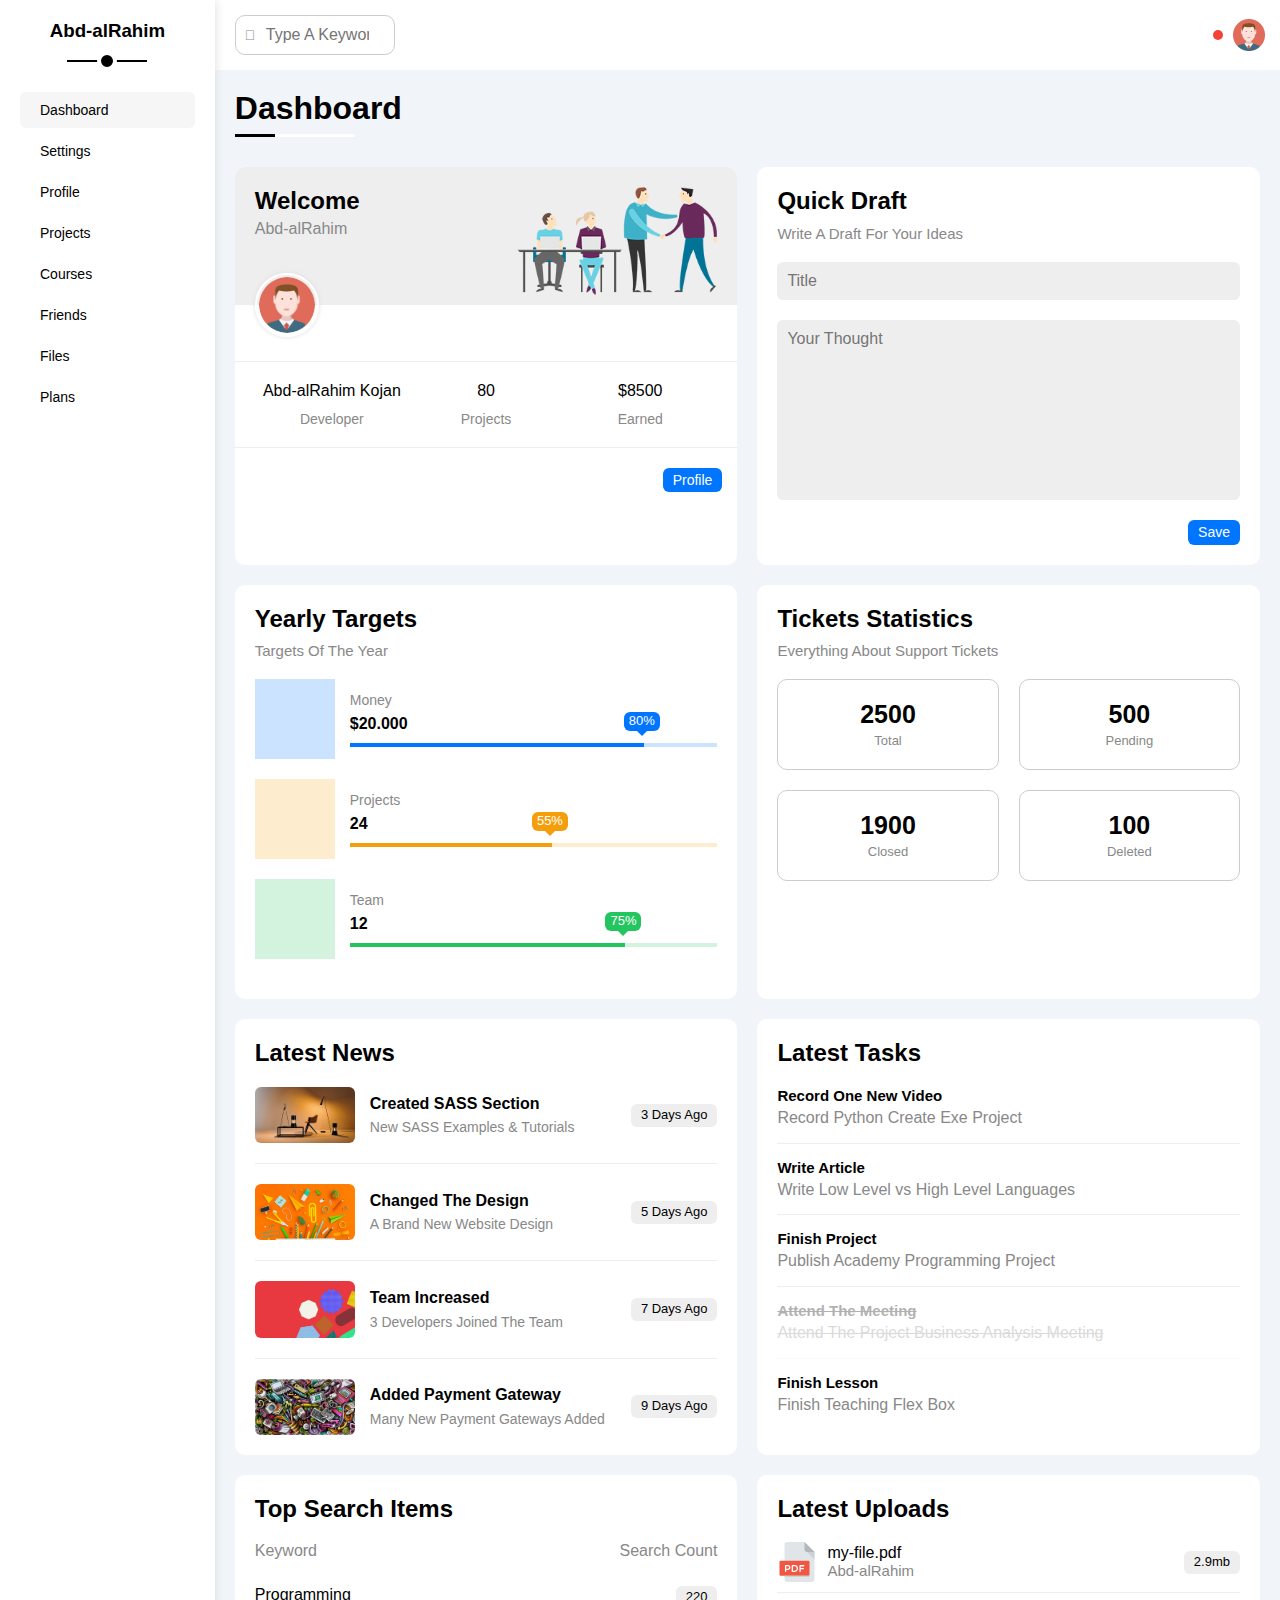
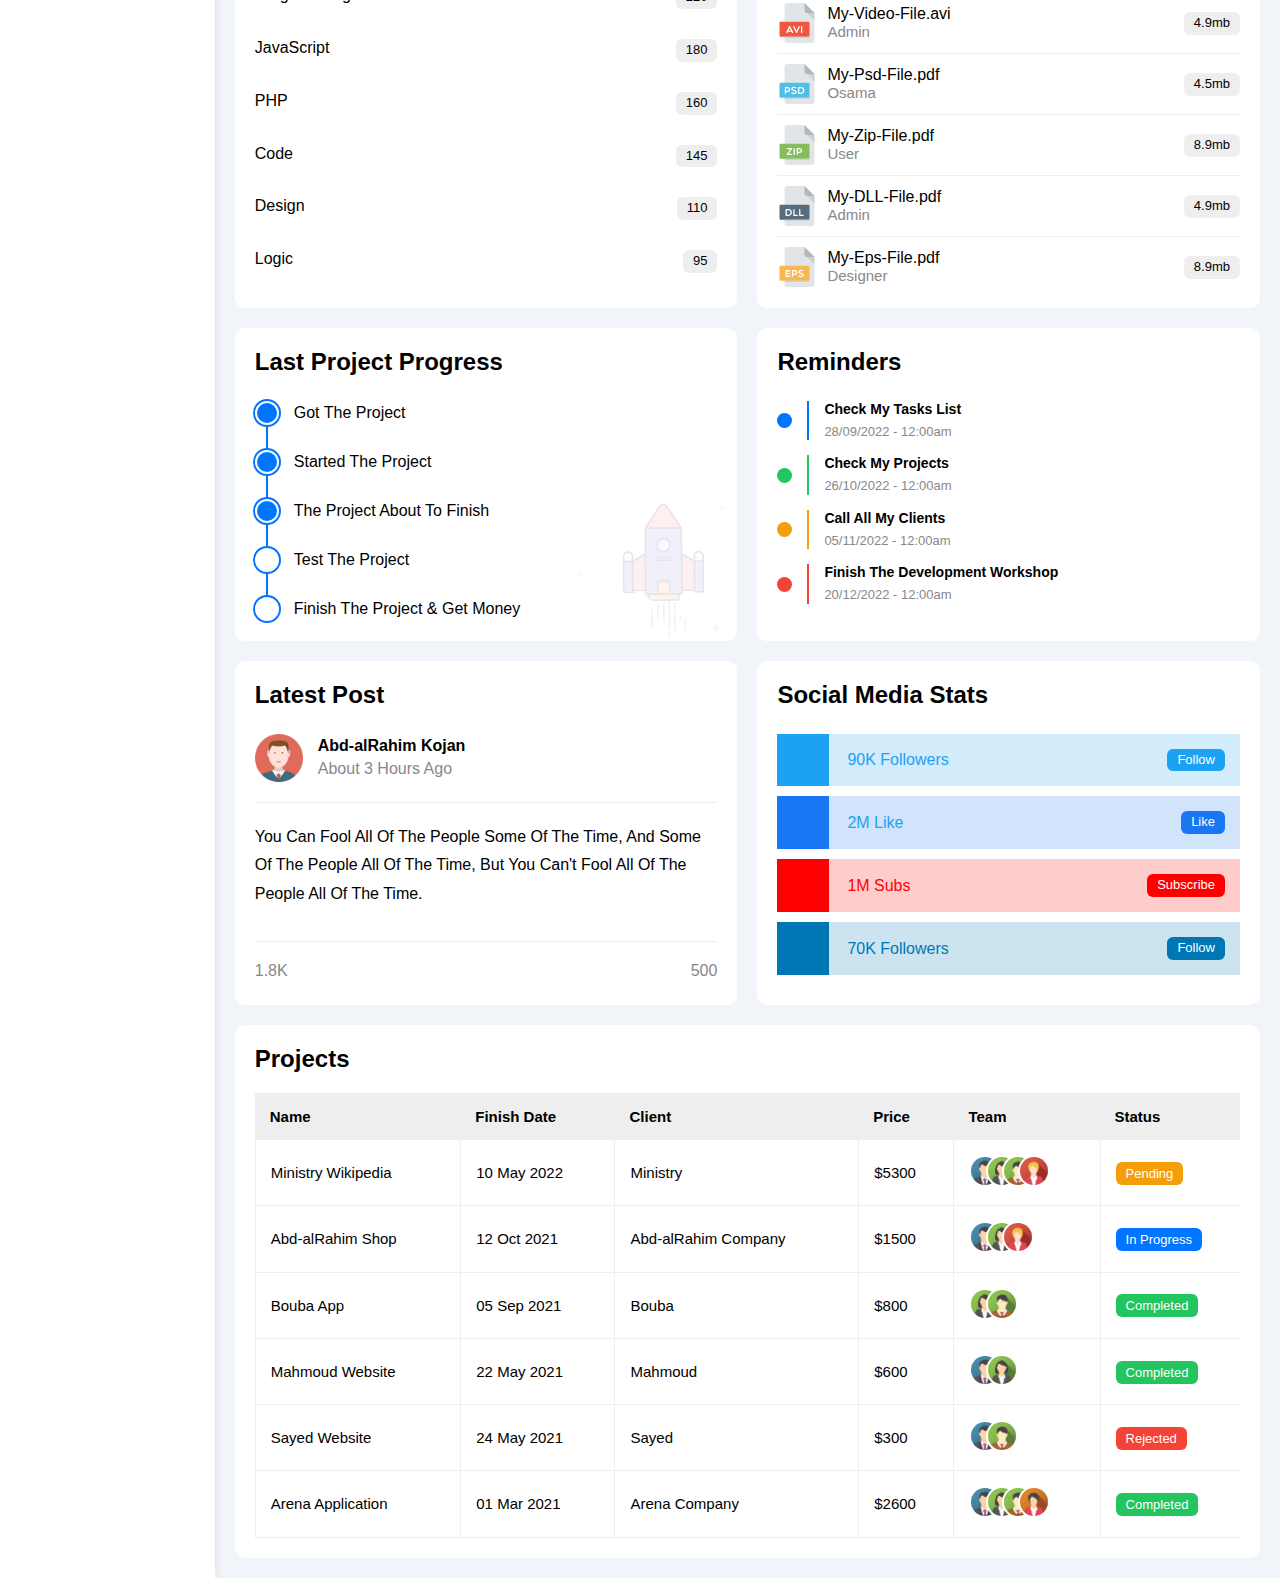
<file: index.html>
<!DOCTYPE html>
<html lang="en">
  <head>
    <meta charset="UTF-8" />
    <meta http-equiv="X-UA-Compatible" content="IE=edge" />
    <meta name="viewport" content="width=device-width, initial-scale=1.0" />
    <title>Dashboard</title>
    <!-- Render all elements Normally -->
    <link rel="stylesheet" href="css/normalize.css" />
    <!-- Google Fonts -->
    <link
      rel="stylesheet"
      href="https://cdnjs.cloudflare.com/ajax/libs/font-awesome/6.4.0/css/all.min.css"
      integrity="sha512-iecdLmaskl7CVkqkXNQ/ZH/XLlvWZOJyj7Yy7tcenmpD1ypASozpmT/E0iPtmFIB46ZmdtAc9eNBvH0H/ZpiBw=="
      crossorigin="anonymous"
      referrerpolicy="no-referrer"
    />
    <!-- Font Awesome library -->
    <link
      rel="stylesheet"
      href="https://cdnjs.cloudflare.com/ajax/libs/font-awesome/6.4.0/css/all.min.css"
      integrity="sha512-iecdLmaskl7CVkqkXNQ/ZH/XLlvWZOJyj7Yy7tcenmpD1ypASozpmT/E0iPtmFIB46ZmdtAc9eNBvH0H/ZpiBw=="
      crossorigin="anonymous"
      referrerpolicy="n o-referrer"
    />
    <!-- Local CSS Framework File -->
    <link rel="stylesheet" href="css/framework.css" />
    <!-- Main CSS File -->
    <link rel="stylesheet" href="css/master.css" />
  </head>
    <body>
      <div class="page d-flex">
        <div class="sidebar bg-white p-20 p-relative">
          <h3 class="p-relative txt-c mt-0">Abd-alRahim</h3>
          <ul>
            <li>
              <a
                class="active d-flex align-center fs-14 c-black rad-6 p-10"
                href="index.html"
              >
                <i class="fa-regular fa-chart-bar fa-fw"></i>
                <span>Dashboard</span>
              </a>
            </li>
            <li>
              <a
                class="d-flex align-center fs-14 c-black rad-6 p-10"
                href="settings.html"
              >
                <i class="fa-solid fa-gear fa-fw"></i>
                <span>Settings</span>
              </a>
            </li>
            <li>
              <a
                class="d-flex align-center fs-14 c-black rad-6 p-10"
                href="profile.html"
              >
                <i class="fa-regular fa-user fa-fw"></i>
                <span>Profile</span>
              </a>
            </li>
            <li>
              <a
                class="d-flex align-center fs-14 c-black rad-6 p-10"
                href="projects.html"
              >
                <i class="fa-solid fa-diagram-project fa-fw"></i>
                <span>Projects</span>
              </a>
            </li>
            <li>
              <a
                class="d-flex align-center fs-14 c-black rad-6 p-10"
                href="courses.html"
              >
                <i class="fa-solid fa-graduation-cap fa-fw"></i>
                <span>Courses</span>
              </a>
            </li>
            <li>
              <a
                class="d-flex align-center fs-14 c-black rad-6 p-10"
                href="friends.html"
              >
                <i class="fa-regular fa-circle-user fa-fw"></i>
                <span>Friends</span>
              </a>
            </li>
            <li>
              <a
                class="d-flex align-center fs-14 c-black rad-6 p-10"
                href="files.html"
              >
                <i class="fa-regular fa-file fa-fw"></i>
                <span>Files</span>
              </a>
            </li>
            <li>
              <a
                class="d-flex align-center fs-14 c-black rad-6 p-10"
                href="plans.html"
              >
                <i class="fa-regular fa-credit-card fa-fw"></i>
                <span>Plans</span>
              </a>
            </li>
          </ul>
        </div>
        <div class="content w-full">
          <!-- Start Head -->
          <div class="head bg-white p-15 between-flex">
            <div class="search p-relative">
              <input class="p-10" type="search" placeholder="Type A Keyword" />
            </div>
            <div class="icons d-flex align-center">
              <span class="notification p-relative">
                <i class="fa-regular fa-bell fa-lg"></i>
              </span>
              <img decoding="async" src="imgs/avatar.png" alt="" />
            </div>
          </div>
          <!-- End Head -->
          <h1 class="p-relative">Dashboard</h1>
          <div class="wrapper d-grid gap-20">
            <!-- Start Welcome Widget -->
            <div class="welcome bg-white rad-10 txt-c-mobile block-mobile">
              <div class="intro p-20 d-flex space-between bg-eee">
                <div>
                  <h2 class="m-0">Welcome</h2>
                  <p class="c-grey mt-5">Abd-alRahim</p>
                </div>
                <img
                  decoding="async"
                  class="hide-mobile"
                  src="imgs/welcome.png"
                  alt=""
                />
              </div>
              <img
                decoding="async"
                src="imgs/avatar.png"
                alt=""
                class="avatar"
              />
              <div class="body txt-c d-flex p-20 mt-20 mb-20 block-mobile">
                <div>
                  Abd-alRahim Kojan
                  <span class="d-block c-grey fs-14 mt-10">Developer</span>
                </div>
                <div>
                  80 <span class="d-block c-grey fs-14 mt-10">Projects</span>
                </div>
                <div>
                  $8500 <span class="d-block c-grey fs-14 mt-10">Earned</span>
                </div>
              </div>
              <a
                href="profile.html"
                class="visit d-block fs-14 bg-blue c-white w-fit btn-shape"
                >Profile</a
              >
            </div>
            <!-- End Welcome Widget -->
            <!-- Start Quick Draft Widget -->
            <div class="quick-draft p-20 bg-white rad-10">
              <h2 class="mt-0 mb-10">Quick Draft</h2>
              <p class="mt-0 mb-20 c-grey fs-15">
                Write A Draft For Your Ideas
              </p>
              <form>
                <input
                  class="d-block mb-20 w-full p-10 b-none bg-eee rad-6"
                  type="text"
                  placeholder="Title"
                />
                <textarea
                  class="d-block mb-20 w-full p-10 b-none bg-eee rad-6"
                  placeholder="Your Thought"
                ></textarea>
                <input
                  class="save d-block fs-14 bg-blue c-white b-none w-fit btn-shape"
                  type="submit"
                  value="Save"
                />
              </form>
            </div>
            <!-- End Quick Draft Widget -->
            <!-- Start Targets Widget -->
            <div class="targets p-20 bg-white rad-10">
              <h2 class="mt-0 mb-10">Yearly Targets</h2>
              <p class="mt-0 mb-20 c-grey fs-15">Targets Of The Year</p>
              <div class="target-row mb-20 blue center-flex">
                <div class="icon center-flex">
                  <i class="fa-solid fa-dollar-sign fa-lg c-blue"></i>
                </div>
                <div class="details">
                  <span class="fs-14 c-grey">Money</span>
                  <span class="d-block mt-5 mb-10 fw-bold">$20.000</span>
                  <div class="progress p-relative">
                    <span class="bg-blue blue" style="width: 80%">
                      <span class="bg-blue">80%</span>
                    </span>
                  </div>
                </div>
              </div>
              <div class="target-row mb-20 center-flex orange">
                <div class="icon center-flex">
                  <i class="fa-solid fa-code fa-lg c-orange"></i>
                </div>
                <div class="details">
                  <span class="fs-14 c-grey">Projects</span>
                  <span class="d-block mt-5 mb-10 fw-bold">24</span>
                  <div class="progress p-relative">
                    <span class="bg-orange orange" style="width: 55%">
                      <span class="bg-orange">55%</span>
                    </span>
                  </div>
                </div>
              </div>
              <div class="target-row mb-20 center-flex green">
                <div class="icon center-flex">
                  <i class="fa-solid fa-user fa-lg c-green"></i>
                </div>
                <div class="details">
                  <span class="fs-14 c-grey">Team</span>
                  <span class="d-block mt-5 mb-10 fw-bold">12</span>
                  <div class="progress p-relative">
                    <span class="bg-green green" style="width: 75%">
                      <span class="bg-green">75%</span>
                    </span>
                  </div>
                </div>
              </div>
            </div>
            <!-- End Targets Widget -->
            <!-- Start Ticket Widget -->
            <div class="tickets p-20 bg-white rad-10">
              <h2 class="mt-0 mb-10">Tickets Statistics</h2>
              <p class="mt-0 mb-20 c-grey fs-15">
                Everything About Support Tickets
              </p>
              <div class="d-flex txt-c gap-20 f-wrap">
                <div class="box p-20 rad-10 fs-13 c-grey">
                  <i
                    class="fa-regular fa-rectangle-list fa-2x mb-10 c-orange"
                  ></i>
                  <span class="d-block c-black fw-bold fs-25 mb-5">2500</span>
                  Total
                </div>
                <div class="box p-20 rad-10 fs-13 c-grey">
                  <i class="fa-solid fa-spinner fa-2x mb-10 c-blue"></i>
                  <span class="d-block c-black fw-bold fs-25 mb-5">500</span>
                  Pending
                </div>
                <div class="box p-20 rad-10 fs-13 c-grey">
                  <i class="fa-regular fa-circle-check fa-2x mb-10 c-green"></i>
                  <span class="d-block c-black fw-bold fs-25 mb-5">1900</span>
                  Closed
                </div>
                <div class="box p-20 rad-10 fs-13 c-grey">
                  <i
                    class="fa-regular fa-rectangle-xmark fa-2x mb-10 c-red"
                  ></i>
                  <span class="d-block c-black fw-bold fs-25 mb-5">100</span>
                  Deleted
                </div>
              </div>
            </div>
            <!-- End Ticket Widget -->
            <!-- Start Latest News Widget -->
            <div class="latest-news p-20 bg-white rad-10 txt-c-mobile">
              <h2 class="mt-0 mb-20">Latest News</h2>
              <div class="news-row d-flex align-center">
                <img decoding="async" src="imgs/news-01.png" alt="" />
                <div class="info">
                  <h3>Created SASS Section</h3>
                  <p class="m-0 fs-14 c-grey">New SASS Examples & Tutorials</p>
                </div>
                <div class="btn-shape bg-eee fs-13 label">3 Days Ago</div>
              </div>
              <div class="news-row d-flex align-center">
                <img decoding="async" src="imgs/news-02.png" alt="" />
                <div class="info">
                  <h3>Changed The Design</h3>
                  <p class="m-0 fs-14 c-grey">A Brand New Website Design</p>
                </div>
                <div class="btn-shape bg-eee fs-13 label">5 Days Ago</div>
              </div>
              <div class="news-row d-flex align-center">
                <img decoding="async" src="imgs/news-03.png" alt="" />
                <div class="info">
                  <h3>Team Increased</h3>
                  <p class="m-0 fs-14 c-grey">3 Developers Joined The Team</p>
                </div>
                <div class="btn-shape bg-eee fs-13 label">7 Days Ago</div>
              </div>
              <div class="news-row d-flex align-center">
                <img decoding="async" src="imgs/news-04.png" alt="" />
                <div class="info">
                  <h3>Added Payment Gateway</h3>
                  <p class="m-0 fs-14 c-grey">
                    Many New Payment Gateways Added
                  </p>
                </div>
                <div class="btn-shape bg-eee fs-13 label">9 Days Ago</div>
              </div>
            </div>
            <!-- End Latest News Widget -->
            <!-- Start Tasks Widget -->
            <div class="tasks p-20 bg-white rad-10">
              <h2 class="mt-0 mb-20">Latest Tasks</h2>
              <div class="task-row between-flex">
                <div class="info">
                  <h3 class="mt-0 mb-5 fs-15">Record One New Video</h3>
                  <p class="m-0 c-grey">Record Python Create Exe Project</p>
                </div>
                <i class="fa-regular fa-trash-can delete"></i>
              </div>
              <div class="task-row between-flex">
                <div class="info">
                  <h3 class="mt-0 mb-5 fs-15">Write Article</h3>
                  <p class="m-0 c-grey">
                    Write Low Level vs High Level Languages
                  </p>
                </div>
                <i class="fa-regular fa-trash-can delete"></i>
              </div>
              <div class="task-row between-flex">
                <div class="info">
                  <h3 class="mt-0 mb-5 fs-15">Finish Project</h3>
                  <p class="m-0 c-grey">Publish Academy Programming Project</p>
                </div>
                <i class="fa-regular fa-trash-can delete"></i>
              </div>
              <div class="task-row between-flex done">
                <div class="info">
                  <h3 class="mt-0 mb-5 fs-15">Attend The Meeting</h3>
                  <p class="m-0 c-grey">
                    Attend The Project Business Analysis Meeting
                  </p>
                </div>
                <i class="fa-regular fa-trash-can delete"></i>
              </div>
              <div class="task-row between-flex">
                <div class="info">
                  <h3 class="mt-0 mb-5 fs-15">Finish Lesson</h3>
                  <p class="m-0 c-grey">Finish Teaching Flex Box</p>
                </div>
                <i class="fa-regular fa-trash-can delete"></i>
              </div>
            </div>
            <!-- End Tasks -->
            <!-- Start Top Search Word Widget -->
            <div class="search-items p-20 bg-white rad-10">
              <h2 class="mt-0 mb-20">Top Search Items</h2>
              <div class="items-head d-flex space-between c-grey mb-10">
                <div>Keyword</div>
                <div>Search Count</div>
              </div>
              <div class="items d-flex space-between pt-15 pb-15">
                <span>Programming</span>
                <span class="bg-eee fs-13 btn-shape">220</span>
              </div>
              <div class="items d-flex space-between pt-15 pb-15">
                <span>JavaScript</span>
                <span class="bg-eee btn-shape fs-13">180</span>
              </div>
              <div class="items d-flex space-between pt-15 pb-15">
                <span>PHP</span>
                <span class="bg-eee btn-shape fs-13">160</span>
              </div>
              <div class="items d-flex space-between pt-15 pb-15">
                <span>Code</span>
                <span class="bg-eee btn-shape fs-13">145</span>
              </div>
              <div class="items d-flex space-between pt-15 pb-15">
                <span>Design</span>
                <span class="bg-eee btn-shape fs-13">110</span>
              </div>
              <div class="items d-flex space-between pt-15 pb-15">
                <span>Logic</span>
                <span class="bg-eee btn-shape fs-13">95</span>
              </div>
            </div>
            <!-- End Top Search Word Widget -->
            <!-- Start Latest Uploads Widget -->
            <div class="latest-uploads p-20 bg-white rad-10">
              <h2 class="mt-0 mb-20">Latest Uploads</h2>
              <ul class="m-0">
                <li class="between-flex pb-10 mb-10">
                  <div class="d-flex align-center">
                    <img
                      decoding="async"
                      class="mr-10"
                      src="imgs/pdf.svg"
                      alt=""
                    />
                    <div>
                      <span class="d-block">my-file.pdf</span>
                      <span class="fs-15 c-grey">Abd-alRahim</span>
                    </div>
                  </div>
                  <div class="bg-eee btn-shape fs-13">2.9mb</div>
                </li>
                <li class="between-flex pb-10 mb-10">
                  <div class="d-flex align-center">
                    <img
                      decoding="async"
                      class="mr-10"
                      src="imgs/avi.svg"
                      alt=""
                    />
                    <div>
                      <span class="d-block">My-Video-File.avi</span>
                      <span class="fs-15 c-grey">Admin</span>
                    </div>
                  </div>
                  <div class="bg-eee btn-shape fs-13">4.9mb</div>
                </li>
                <li class="between-flex pb-10 mb-10">
                  <div class="d-flex align-center">
                    <img
                      decoding="async"
                      class="mr-10"
                      src="imgs/psd.svg"
                      alt=""
                    />
                    <div>
                      <span class="d-block">My-Psd-File.pdf</span>
                      <span class="fs-15 c-grey">Osama</span>
                    </div>
                  </div>
                  <div class="bg-eee btn-shape fs-13">4.5mb</div>
                </li>
                <li class="between-flex pb-10 mb-10">
                  <div class="d-flex align-center">
                    <img
                      decoding="async"
                      class="mr-10"
                      src="imgs/zip.svg"
                      alt=""
                    />
                    <div>
                      <span class="d-block">My-Zip-File.pdf</span>
                      <span class="fs-15 c-grey">User</span>
                    </div>
                  </div>
                  <div class="bg-eee btn-shape fs-13">8.9mb</div>
                </li>
                <li class="between-flex pb-10 mb-10">
                  <div class="d-flex align-center">
                    <img
                      decoding="async"
                      class="mr-10"
                      src="imgs/dll.svg"
                      alt=""
                    />
                    <div>
                      <span class="d-block">My-DLL-File.pdf</span>
                      <span class="fs-15 c-grey">Admin</span>
                    </div>
                  </div>
                  <div class="bg-eee btn-shape fs-13">4.9mb</div>
                </li>
                <li class="between-flex">
                  <div class="d-flex align-center">
                    <img
                      decoding="async"
                      class="mr-10"
                      src="imgs/eps.svg"
                      alt=""
                    />
                    <div>
                      <span class="d-block">My-Eps-File.pdf</span>
                      <span class="fs-15 c-grey">Designer</span>
                    </div>
                  </div>
                  <div class="bg-eee btn-shape fs-13">8.9mb</div>
                </li>
              </ul>
            </div>
            <!-- End Latest Uploads Widget -->
            <!-- Start Last Project Progress Widget -->
            <div class="last-project p-20 bg-white rad-10 p-relative">
              <h2 class="mt-0 mb-20">Last Project Progress</h2>
              <ul class="m-0 p-relative">
                <li class="mt-25 d-flex align-center done">Got The Project</li>
                <li class="mt-25 d-flex align-center done">
                  Started The Project
                </li>
                <li class="mt-25 d-flex align-center done">
                  The Project About To Finish
                </li>
                <li class="mt-25 d-flex align-center current">
                  Test The Project
                </li>
                <li class="mt-25 d-flex align-center">
                  Finish The Project & Get Money
                </li>
              </ul>
              <img
                decoding="async"
                class="launch-icon hide-mobile"
                src="imgs/project.png"
                alt=""
              />
            </div>
            <!-- End Last Project Progress Widget -->
            <!-- Start Reminders Widget -->
            <div class="reminders p-20 bg-white rad-10 p-relative">
              <h2 class="mt-0 mb-25">Reminders</h2>
              <ul class="m-0">
                <li class="d-flex align-center mt-15">
                  <span class="key bg-blue mr-15 d-block rad-half"></span>
                  <div class="pl-15 blue">
                    <p class="fs-14 fw-bold mt-0 mb-5">Check My Tasks List</p>
                    <span class="fs-13 c-grey">28/09/2022 - 12:00am</span>
                  </div>
                </li>
                <li class="d-flex align-center mt-15">
                  <span class="key bg-green mr-15 d-block rad-half"></span>
                  <div class="pl-15 green">
                    <p class="fs-14 fw-bold mt-0 mb-5">Check My Projects</p>
                    <span class="fs-13 c-grey">26/10/2022 - 12:00am</span>
                  </div>
                </li>
                <li class="d-flex align-center mt-15">
                  <span class="key bg-orange mr-15 d-block rad-half"></span>
                  <div class="pl-15 orange">
                    <p class="fs-14 fw-bold mt-0 mb-5">Call All My Clients</p>
                    <span class="fs-13 c-grey">05/11/2022 - 12:00am</span>
                  </div>
                </li>
                <li class="d-flex align-center mt-15">
                  <span class="key bg-red mr-15 d-block rad-half"></span>
                  <div class="pl-15 red">
                    <p class="fs-14 fw-bold mt-0 mb-5">
                      Finish The Development Workshop
                    </p>
                    <span class="fs-13 c-grey">20/12/2022 - 12:00am</span>
                  </div>
                </li>
              </ul>
            </div>
            <!-- End Reminders Widget -->
            <!-- Start Latest Post Widget -->
            <div class="latest-post p-20 bg-white rad-10 p-relative">
              <h2 class="mt-0 mb-25">Latest Post</h2>
              <div class="top d-flex align-center">
                <img
                  decoding="async"
                  class="avatar mr-15"
                  src="imgs/avatar.png"
                  alt=""
                />
                <div class="info">
                  <span class="d-block mb-5 fw-bold">Abd-alRahim Kojan</span>
                  <span class="c-grey">About 3 Hours Ago</span>
                </div>
              </div>
              <div class="post-content txt-c-mobile pt-20 pb-20 mt-20 mb-20">
                You can fool all of the people some of the time, and some of the
                people all of the time, but you can't fool all of the people all
                of the time.
              </div>
              <div class="post-stats between-flex c-grey">
                <div>
                  <i class="fa-regular fa-heart"></i>
                  <span>1.8K</span>
                </div>
                <div>
                  <i class="fa-regular fa-comments"></i>
                  <span>500</span>
                </div>
              </div>
            </div>
            <!-- End Latest Post Widget -->
            <!-- Start Social Media Stats Widget -->
            <div class="social-media p-20 bg-white rad-10 p-relative">
              <h2 class="mt-0 mb-25">Social Media Stats</h2>
              <div class="box twitter p-15 p-relative mb-10 between-flex">
                <i
                  class="fa-brands fa-twitter fa-2x c-white h-full center-flex"
                ></i>
                <span>90K Followers</span>
                <a class="fs-13 c-white btn-shape" href="#">Follow</a>
              </div>
              <div class="box facebook p-15 p-relative mb-10 between-flex">
                <i
                  class="fa-brands fa-facebook-f fa-2x c-white h-full center-flex"
                ></i>
                <span>2M Like</span>
                <a class="fs-13 c-white btn-shape" href="#">Like</a>
              </div>
              <div class="box youtube p-15 p-relative mb-10 between-flex">
                <i
                  class="fa-brands fa-youtube fa-2x c-white h-full center-flex"
                ></i>
                <span>1M Subs</span>
                <a class="fs-13 c-white btn-shape" href="#">Subscribe</a>
              </div>
              <div class="box linkedin p-15 p-relative mb-10 between-flex">
                <i
                  class="fa-brands fa-linkedin fa-2x c-white h-full center-flex"
                ></i>
                <span>70K Followers</span>
                <a class="fs-13 c-white btn-shape" href="#">Follow</a>
              </div>
            </div>
            <!-- Start End Media Stats Widget -->
          </div>
          <!-- Start Projects Table -->
          <div class="projects p-20 bg-white rad-10 m-20">
            <h2 class="mt-0 mb-20">Projects</h2>
            <div class="responsive-table">
              <table class="fs-15 w-full">
                <thead>
                  <tr>
                    <td>Name</td>
                    <td>Finish Date</td>
                    <td>Client</td>
                    <td>Price</td>
                    <td>Team</td>
                    <td>Status</td>
                  </tr>
                </thead>
                <tbody>
                  <tr>
                    <td>Ministry Wikipedia</td>
                    <td>10 May 2022</td>
                    <td>Ministry</td>
                    <td>$5300</td>
                    <td>
                      <img decoding="async" src="imgs/team-01.png" alt="" />
                      <img decoding="async" src="imgs/team-02.png" alt="" />
                      <img decoding="async" src="imgs/team-03.png" alt="" />
                      <img decoding="async" src="imgs/team-05.png" alt="" />
                    </td>
                    <td>
                      <span class="label btn-shape bg-orange c-white"
                        >Pending</span
                      >
                    </td>
                  </tr>
                  <tr>
                    <td>Abd-alRahim Shop</td>
                    <td>12 Oct 2021</td>
                    <td>Abd-alRahim Company</td>
                    <td>$1500</td>
                    <td>
                      <img decoding="async" src="imgs/team-01.png" alt="" />
                      <img decoding="async" src="imgs/team-02.png" alt="" />
                      <img decoding="async" src="imgs/team-05.png" alt="" />
                    </td>
                    <td>
                      <span class="label btn-shape bg-blue c-white"
                        >In Progress</span
                      >
                    </td>
                  </tr>
                  <tr>
                    <td>Bouba App</td>
                    <td>05 Sep 2021</td>
                    <td>Bouba</td>
                    <td>$800</td>
                    <td>
                      <img decoding="async" src="imgs/team-02.png" alt="" />
                      <img decoding="async" src="imgs/team-03.png" alt="" />
                    </td>
                    <td>
                      <span class="label btn-shape bg-green c-white"
                        >Completed</span
                      >
                    </td>
                  </tr>
                  <tr>
                    <td>Mahmoud Website</td>
                    <td>22 May 2021</td>
                    <td>Mahmoud</td>
                    <td>$600</td>
                    <td>
                      <img decoding="async" src="imgs/team-01.png" alt="" />
                      <img decoding="async" src="imgs/team-02.png" alt="" />
                    </td>
                    <td>
                      <span class="label btn-shape bg-green c-white"
                        >Completed</span
                      >
                    </td>
                  </tr>
                  <tr>
                    <td>Sayed Website</td>
                    <td>24 May 2021</td>
                    <td>Sayed</td>
                    <td>$300</td>
                    <td>
                      <img decoding="async" src="imgs/team-01.png" alt="" />
                      <img decoding="async" src="imgs/team-03.png" alt="" />
                    </td>
                    <td>
                      <span class="label btn-shape bg-red c-white"
                        >Rejected</span
                      >
                    </td>
                  </tr>
                  <tr>
                    <td>Arena Application</td>
                    <td>01 Mar 2021</td>
                    <td>Arena Company</td>
                    <td>$2600</td>
                    <td>
                      <img decoding="async" src="imgs/team-01.png" alt="" />
                      <img decoding="async" src="imgs/team-02.png" alt="" />
                      <img decoding="async" src="imgs/team-03.png" alt="" />
                      <img decoding="async" src="imgs/team-04.png" alt="" />
                    </td>
                    <td>
                      <span class="label btn-shape bg-green c-white"
                        >Completed</span
                      >
                    </td>
                  </tr>
                </tbody>
              </table>
            </div>
          </div>
          <!-- End Projects Table -->
        </div>
      </div>
    </body>
  </html>
</html>
</file>
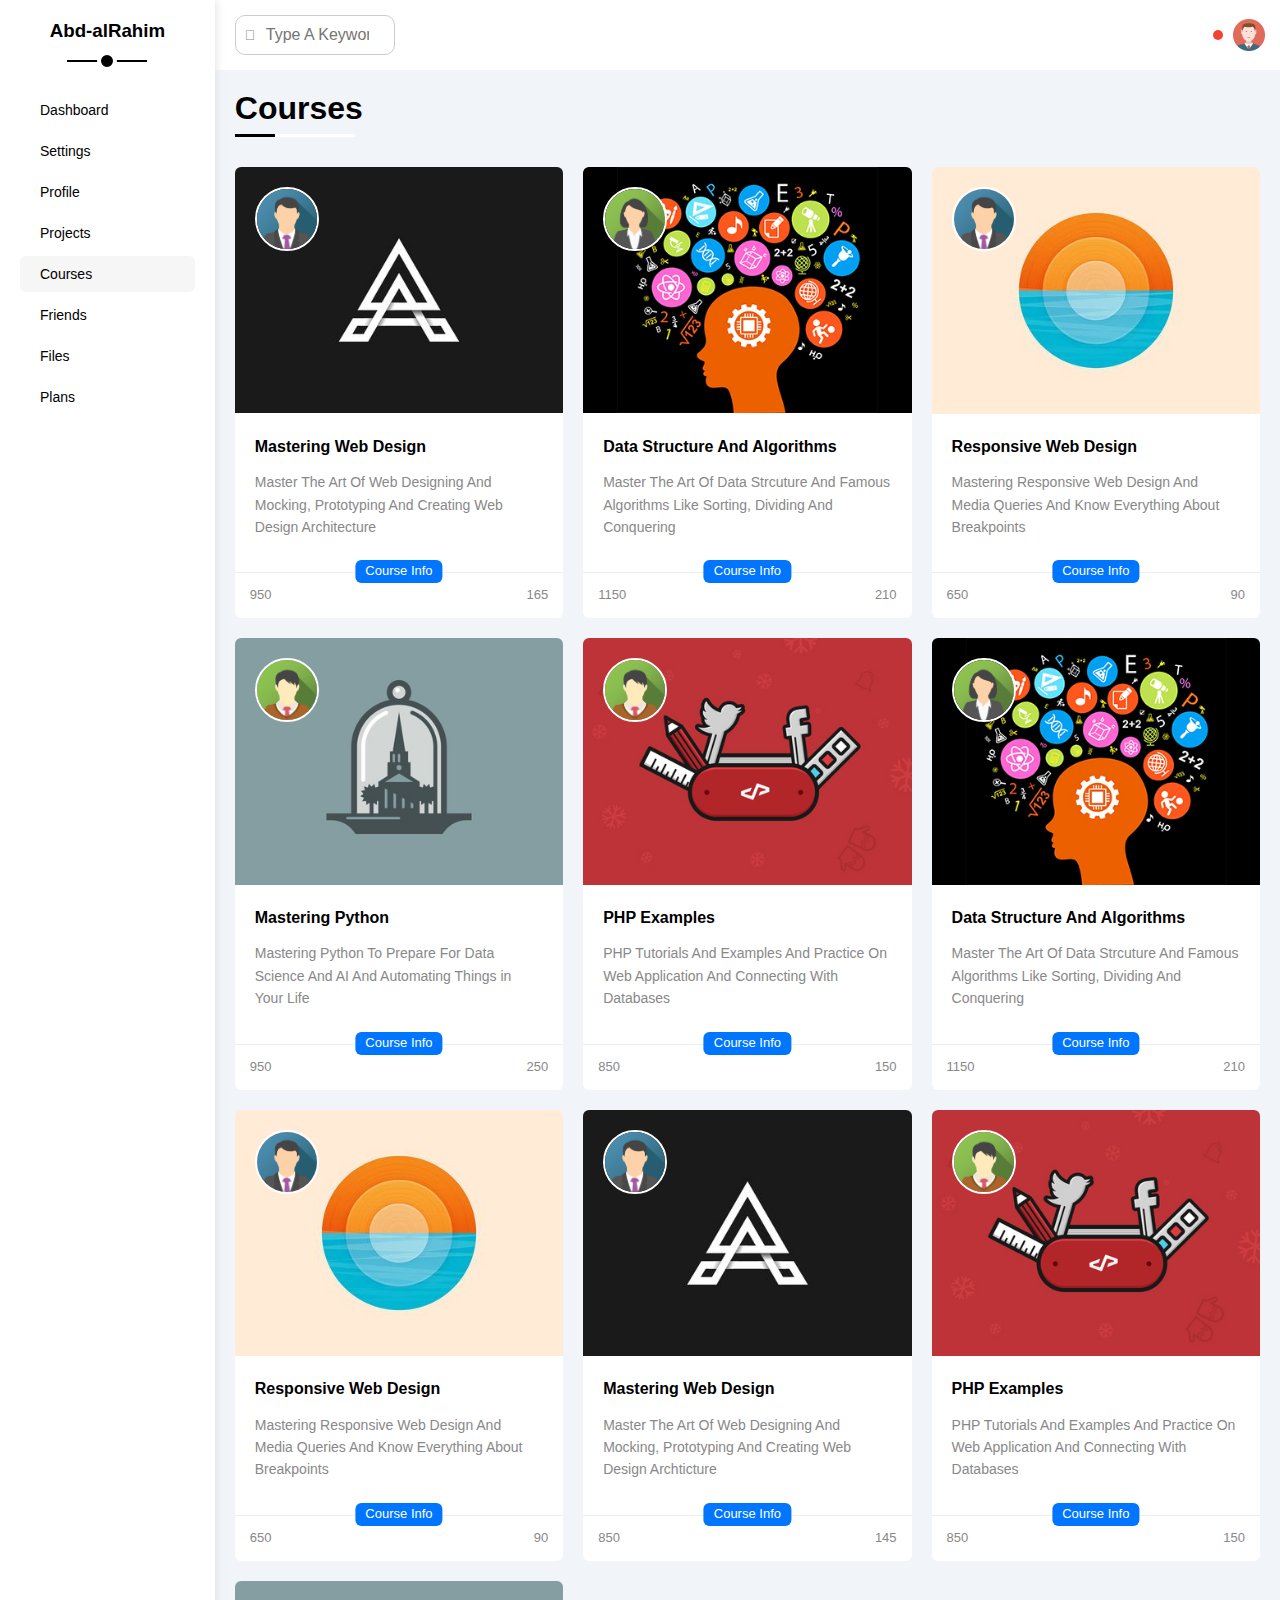
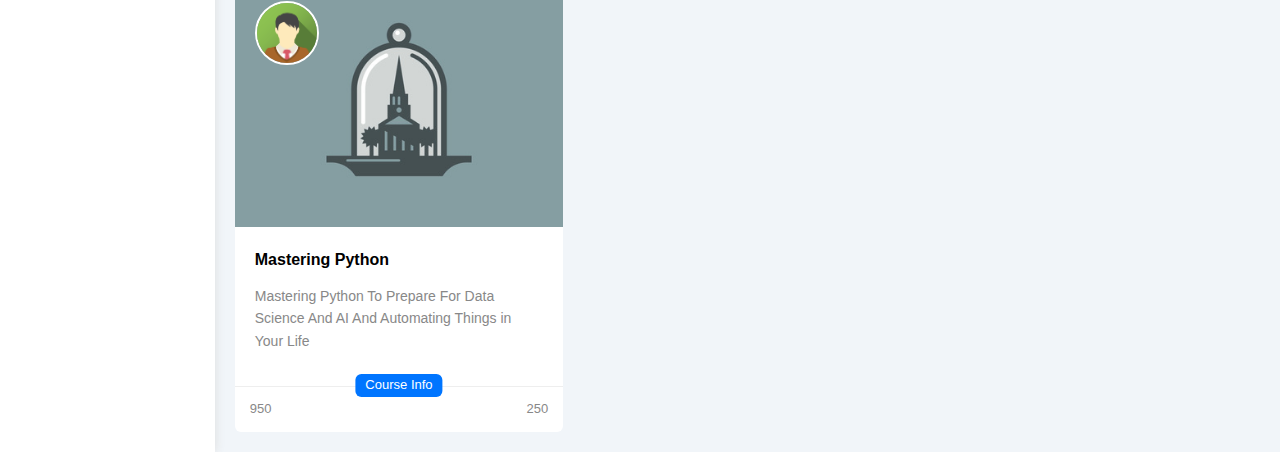
<file: courses.html>
<!DOCTYPE html>
<html lang="en">
  <head>
    <meta charset="UTF-8" />
    <meta http-equiv="X-UA-Compatible" content="IE=edge" />
    <meta name="viewport" content="width=device-width, initial-scale=1.0" />
    <title>Four</title>
    <!-- Render all elements Normally -->
    <link rel="stylesheet" href="css/normalize.css" />
    <!-- Google Fonts -->
    <link
      rel="stylesheet"
      href="https://cdnjs.cloudflare.com/ajax/libs/font-awesome/6.4.0/css/all.min.css"
      integrity="sha512-iecdLmaskl7CVkqkXNQ/ZH/XLlvWZOJyj7Yy7tcenmpD1ypASozpmT/E0iPtmFIB46ZmdtAc9eNBvH0H/ZpiBw=="
      crossorigin="anonymous"
      referrerpolicy="no-referrer"
    />
    <!-- Font Awesome library -->
    <link
      rel="stylesheet"
      href="https://cdnjs.cloudflare.com/ajax/libs/font-awesome/6.4.0/css/all.min.css"
      integrity="sha512-iecdLmaskl7CVkqkXNQ/ZH/XLlvWZOJyj7Yy7tcenmpD1ypASozpmT/E0iPtmFIB46ZmdtAc9eNBvH0H/ZpiBw=="
      crossorigin="anonymous"
      referrerpolicy="n o-referrer"
    />
    <!-- Local CSS Framework File -->
    <link rel="stylesheet" href="css/framework.css" />
    <!-- Main CSS File -->
    <link rel="stylesheet" href="css/master.css" />
  </head>
  <body>
    <div class="page d-flex">
      <div class="sidebar bg-white p-20 p-relative">
        <h3 class="p-relative txt-c mt-0">Abd-alRahim</h3>
        <ul>
          <li>
            <a
              class="d-flex align-center fs-14 c-black rad-6 p-10"
              href="index.html"
            >
              <i class="fa-regular fa-chart-bar fa-fw"></i>
              <span>Dashboard</span>
            </a>
          </li>
          <li>
            <a
              class="d-flex align-center fs-14 c-black rad-6 p-10"
              href="settings.html"
            >
              <i class="fa-solid fa-gear fa-fw"></i>
              <span>Settings</span>
            </a>
          </li>
          <li>
            <a
              class="d-flex align-center fs-14 c-black rad-6 p-10"
              href="profile.html"
            >
              <i class="fa-regular fa-user fa-fw"></i>
              <span>Profile</span>
            </a>
          </li>
          <li>
            <a
              class="d-flex align-center fs-14 c-black rad-6 p-10"
              href="projects.html"
            >
              <i class="fa-solid fa-diagram-project fa-fw"></i>
              <span>Projects</span>
            </a>
          </li>
          <li>
            <a
              class="active d-flex align-center fs-14 c-black rad-6 p-10"
              href="courses.html"
            >
              <i class="fa-solid fa-graduation-cap fa-fw"></i>
              <span>Courses</span>
            </a>
          </li>
          <li>
            <a
              class="d-flex align-center fs-14 c-black rad-6 p-10"
              href="friends.html"
            >
              <i class="fa-regular fa-circle-user fa-fw"></i>
              <span>Friends</span>
            </a>
          </li>
          <li>
            <a
              class="d-flex align-center fs-14 c-black rad-6 p-10"
              href="files.html"
            >
              <i class="fa-regular fa-file fa-fw"></i>
              <span>Files</span>
            </a>
          </li>
          <li>
            <a
              class="d-flex align-center fs-14 c-black rad-6 p-10"
              href="plans.html"
            >
              <i class="fa-regular fa-credit-card fa-fw"></i>
              <span>Plans</span>
            </a>
          </li>
        </ul>
      </div>
      <div class="content w-full">
        <!-- Start Head -->
        <div class="head bg-white p-15 between-flex">
          <div class="search p-relative">
            <input class="p-10" type="search" placeholder="Type A Keyword" />
          </div>
          <div class="icons d-flex align-center">
            <span class="notification p-relative">
              <i class="fa-regular fa-bell fa-lg"></i>
            </span>
            <img src="imgs/avatar.png" alt="" />
          </div>
        </div>
        <!-- End Head -->
        <h1 class="p-relative">Courses</h1>
        <div class="courses-page d-grid m-20 gap-20">
          <div class="course bg-white rad-6 p-relative">
            <img class="cover" src="imgs/course-01.jpg" alt="" />
            <img class="instructor" src="imgs/team-01.png" alt="" />
            <div class="p-20">
              <h4 class="m-0">Mastering Web Design</h4>
              <p class="description c-grey mt-15 fs-14">
                Master The Art Of Web Designing And Mocking, Prototyping And
                Creating Web Design Architecture
              </p>
            </div>
            <div class="info p-15 p-relative between-flex">
              <span class="title bg-blue c-white btn-shape">Course Info</span>
              <span class="c-grey">
                <i class="fa-regular fa-user"></i>
                950
              </span>
              <span class="c-grey">
                <i class="fa-solid fa-dollar-sign"></i>
                165
              </span>
            </div>
          </div>
          <div class="course bg-white rad-6 p-relative">
            <img class="cover" src="imgs/course-02.jpg" alt="" />
            <img class="instructor" src="imgs/team-02.png" alt="" />
            <div class="p-20">
              <h4 class="m-0">Data Structure And Algorithms</h4>
              <p class="description c-grey mt-15 fs-14">
                Master The Art Of Data Strcuture And Famous Algorithms Like
                Sorting, Dividing And Conquering
              </p>
            </div>
            <div class="info p-15 p-relative between-flex">
              <span class="title bg-blue c-white btn-shape">Course Info</span>
              <span class="c-grey">
                <i class="fa-regular fa-user"></i> 1150</span
              >
              <span class="c-grey"
                ><i class="fa-solid fa-dollar-sign"></i> 210</span
              >
            </div>
          </div>
          <div class="course bg-white rad-6 p-relative">
            <img class="cover" src="imgs/course-03.jpg" alt="" />
            <img class="instructor" src="imgs/team-01.png" alt="" />
            <div class="p-20">
              <h4 class="m-0">Responsive Web Design</h4>
              <p class="description c-grey mt-15 fs-14">
                Mastering Responsive Web Design And Media Queries And Know
                Everything About Breakpoints
              </p>
            </div>
            <div class="info p-15 p-relative between-flex">
              <span class="title bg-blue c-white btn-shape">Course Info</span>
              <span class="c-grey">
                <i class="fa-regular fa-user"></i> 650</span
              >
              <span class="c-grey"
                ><i class="fa-solid fa-dollar-sign"></i> 90</span
              >
            </div>
          </div>
          <div class="course bg-white rad-6 p-relative">
            <img class="cover" src="imgs/course-04.jpg" alt="" />
            <img class="instructor" src="imgs/team-03.png" alt="" />
            <div class="p-20">
              <h4 class="m-0">Mastering Python</h4>
              <p class="description c-grey mt-15 fs-14">
                Mastering Python To Prepare For Data Science And AI And
                Automating Things in Your Life
              </p>
            </div>
            <div class="info p-15 p-relative between-flex">
              <span class="title bg-blue c-white btn-shape">Course Info</span>
              <span class="c-grey">
                <i class="fa-regular fa-user"></i> 950</span
              >
              <span class="c-grey"
                ><i class="fa-solid fa-dollar-sign"></i> 250</span
              >
            </div>
          </div>
          <div class="course bg-white rad-6 p-relative">
            <img class="cover" src="imgs/course-05.jpg" alt="" />
            <img class="instructor" src="imgs/team-03.png" alt="" />
            <div class="p-20">
              <h4 class="m-0">PHP Examples</h4>
              <p class="description c-grey mt-15 fs-14">
                PHP Tutorials And Examples And Practice On Web Application And
                Connecting With Databases
              </p>
            </div>
            <div class="info p-15 p-relative between-flex">
              <span class="title bg-blue c-white btn-shape">Course Info</span>
              <span class="c-grey">
                <i class="fa-regular fa-user"></i> 850</span
              >
              <span class="c-grey"
                ><i class="fa-solid fa-dollar-sign"></i> 150</span
              >
            </div>
          </div>
          <div class="course bg-white rad-6 p-relative">
            <img class="cover" src="imgs/course-02.jpg" alt="" />
            <img class="instructor" src="imgs/team-02.png" alt="" />
            <div class="p-20">
              <h4 class="m-0">Data Structure And Algorithms</h4>
              <p class="description c-grey mt-15 fs-14">
                Master The Art Of Data Strcuture And Famous Algorithms Like
                Sorting, Dividing And Conquering
              </p>
            </div>
            <div class="info p-15 p-relative between-flex">
              <span class="title bg-blue c-white btn-shape">Course Info</span>
              <span class="c-grey">
                <i class="fa-regular fa-user"></i> 1150</span
              >
              <span class="c-grey"
                ><i class="fa-solid fa-dollar-sign"></i> 210</span
              >
            </div>
          </div>
          <div class="course bg-white rad-6 p-relative">
            <img class="cover" src="imgs/course-03.jpg" alt="" />
            <img class="instructor" src="imgs/team-01.png" alt="" />
            <div class="p-20">
              <h4 class="m-0">Responsive Web Design</h4>
              <p class="description c-grey mt-15 fs-14">
                Mastering Responsive Web Design And Media Queries And Know
                Everything About Breakpoints
              </p>
            </div>
            <div class="info p-15 p-relative between-flex">
              <span class="title bg-blue c-white btn-shape">Course Info</span>
              <span class="c-grey">
                <i class="fa-regular fa-user"></i> 650</span
              >
              <span class="c-grey"
                ><i class="fa-solid fa-dollar-sign"></i> 90</span
              >
            </div>
          </div>
          <div class="course bg-white rad-6 p-relative">
            <img class="cover" src="imgs/course-01.jpg" alt="" />
            <img class="instructor" src="imgs/team-01.png" alt="" />
            <div class="p-20">
              <h4 class="m-0">Mastering Web Design</h4>
              <p class="description c-grey mt-15 fs-14">
                Master The Art Of Web Designing And Mocking, Prototyping And
                Creating Web Design Archticture
              </p>
            </div>
            <div class="info p-15 p-relative between-flex">
              <span class="title bg-blue c-white btn-shape">Course Info</span>
              <span class="c-grey">
                <i class="fa-regular fa-user"></i> 850</span
              >
              <span class="c-grey"
                ><i class="fa-solid fa-dollar-sign"></i> 145</span
              >
            </div>
          </div>
          <div class="course bg-white rad-6 p-relative">
            <img class="cover" src="imgs/course-05.jpg" alt="" />
            <img class="instructor" src="imgs/team-03.png" alt="" />
            <div class="p-20">
              <h4 class="m-0">PHP Examples</h4>
              <p class="description c-grey mt-15 fs-14">
                PHP Tutorials And Examples And Practice On Web Application And
                Connecting With Databases
              </p>
            </div>
            <div class="info p-15 p-relative between-flex">
              <span class="title bg-blue c-white btn-shape">Course Info</span>
              <span class="c-grey">
                <i class="fa-regular fa-user"></i> 850</span
              >
              <span class="c-grey"
                ><i class="fa-solid fa-dollar-sign"></i> 150</span
              >
            </div>
          </div>
          <div class="course bg-white rad-6 p-relative">
            <img class="cover" src="imgs/course-04.jpg" alt="" />
            <img class="instructor" src="imgs/team-03.png" alt="" />
            <div class="p-20">
              <h4 class="m-0">Mastering Python</h4>
              <p class="description c-grey mt-15 fs-14">
                Mastering Python To Prepare For Data Science And AI And
                Automating Things in Your Life
              </p>
            </div>
            <div class="info p-15 p-relative between-flex">
              <span class="title bg-blue c-white btn-shape">Course Info</span>
              <span class="c-grey">
                <i class="fa-regular fa-user"></i> 950</span
              >
              <span class="c-grey"
                ><i class="fa-solid fa-dollar-sign"></i> 250</span
              >
            </div>
          </div>
        </div>
      </div>
    </div>
  </body>
</html>
</file>
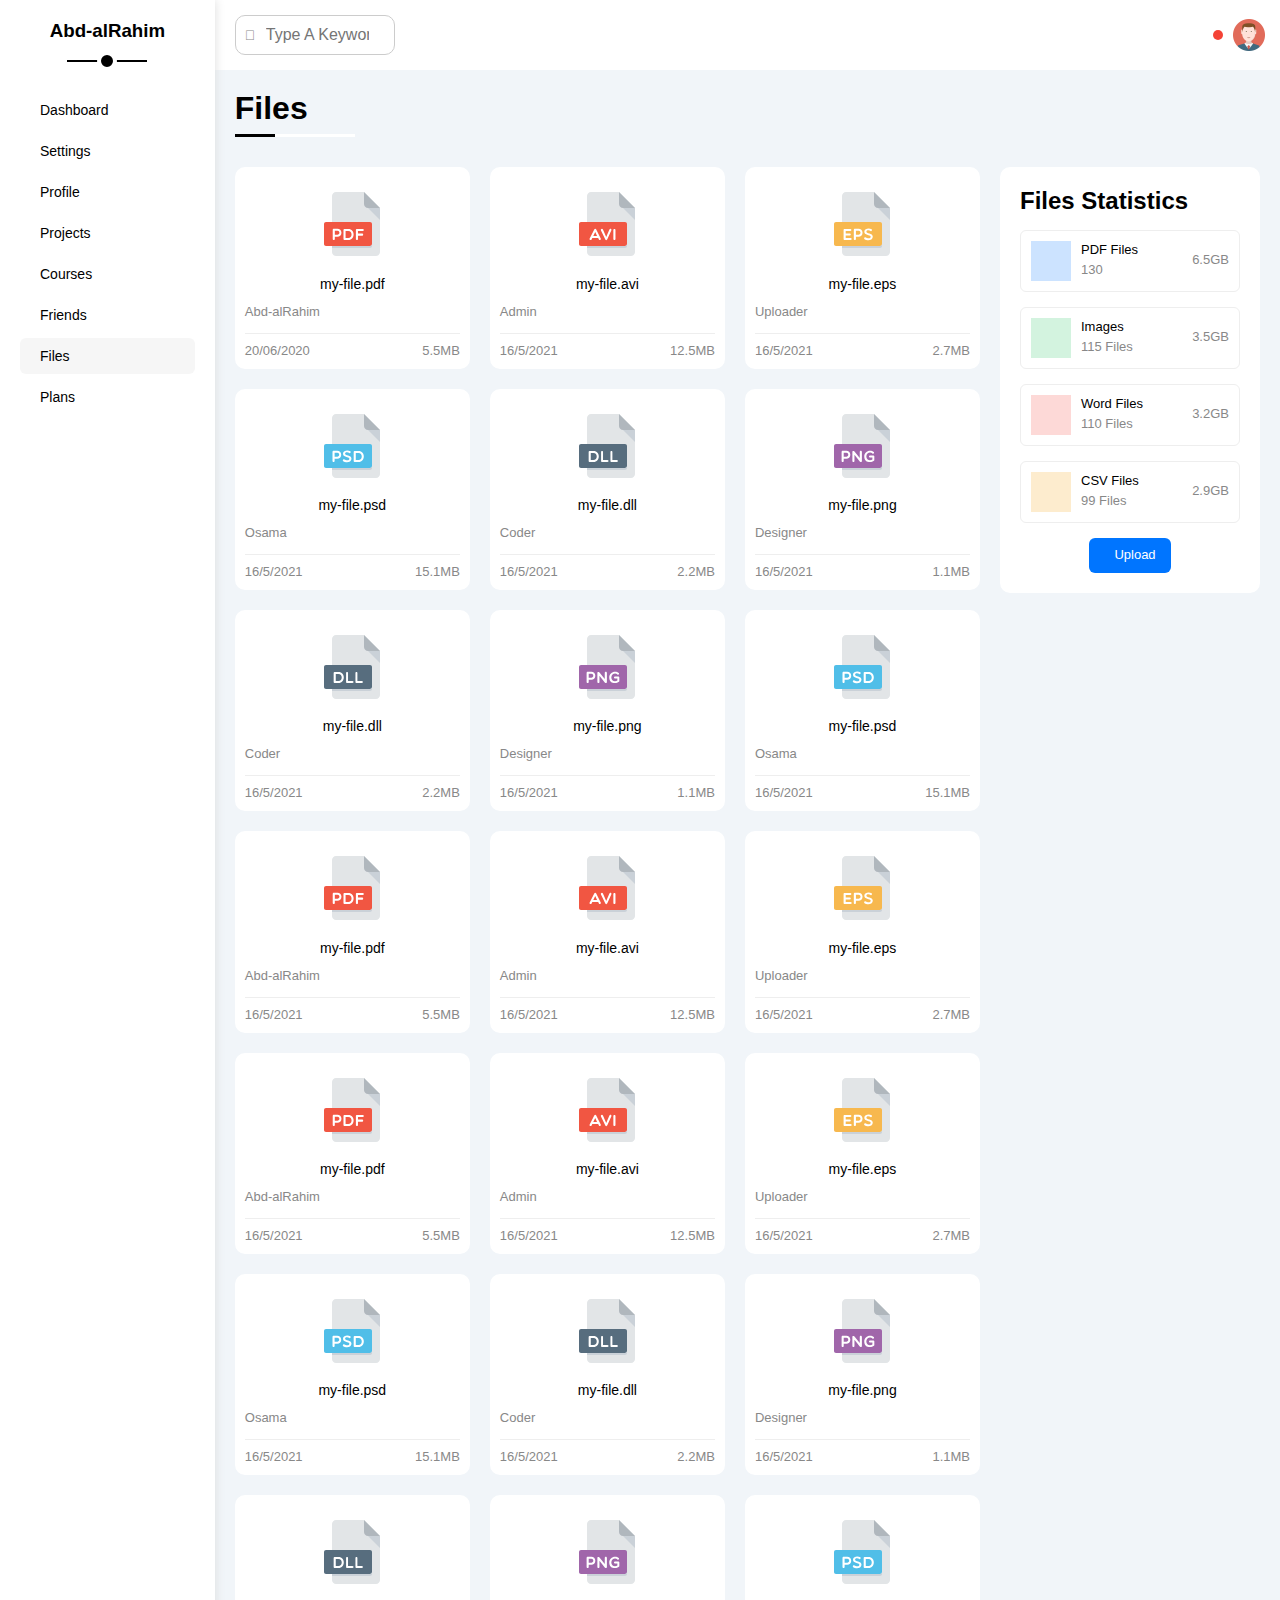
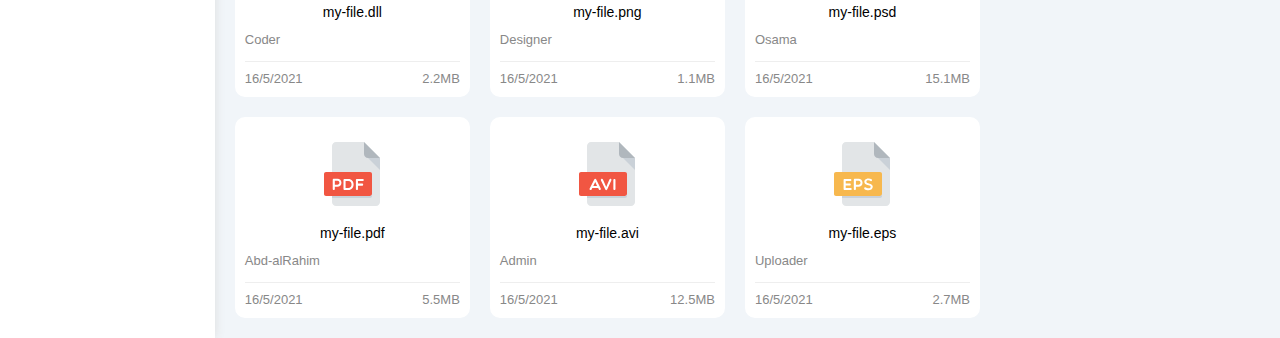
<file: files.html>
<!DOCTYPE html>
<html lang="en">
  <head>
    <meta charset="UTF-8" />
    <meta http-equiv="X-UA-Compatible" content="IE=edge" />
    <meta name="viewport" content="width=device-width, initial-scale=1.0" />
    <title>Four</title>
    <!-- Render all elements Normally -->
    <link rel="stylesheet" href="css/normalize.css" />
    <!-- Google Fonts -->
    <link
      rel="stylesheet"
      href="https://cdnjs.cloudflare.com/ajax/libs/font-awesome/6.4.0/css/all.min.css"
      integrity="sha512-iecdLmaskl7CVkqkXNQ/ZH/XLlvWZOJyj7Yy7tcenmpD1ypASozpmT/E0iPtmFIB46ZmdtAc9eNBvH0H/ZpiBw=="
      crossorigin="anonymous"
      referrerpolicy="no-referrer"
    />
    <!-- Font Awesome library -->
    <link
      rel="stylesheet"
      href="https://cdnjs.cloudflare.com/ajax/libs/font-awesome/6.4.0/css/all.min.css"
      integrity="sha512-iecdLmaskl7CVkqkXNQ/ZH/XLlvWZOJyj7Yy7tcenmpD1ypASozpmT/E0iPtmFIB46ZmdtAc9eNBvH0H/ZpiBw=="
      crossorigin="anonymous"
      referrerpolicy="n o-referrer"
    />
    <!-- Local CSS Framework File -->
    <link rel="stylesheet" href="css/framework.css" />
    <!-- Main CSS File -->
    <link rel="stylesheet" href="css/master.css" />
  </head>
  <body>
    <div class="page d-flex">
      <div class="sidebar bg-white p-20 p-relative">
        <h3 class="p-relative txt-c mt-0">Abd-alRahim</h3>
        <ul>
          <li>
            <a
              class="d-flex align-center fs-14 c-black rad-6 p-10"
              href="index.html"
            >
              <i class="fa-regular fa-chart-bar fa-fw"></i>
              <span>Dashboard</span>
            </a>
          </li>
          <li>
            <a
              class="d-flex align-center fs-14 c-black rad-6 p-10"
              href="settings.html"
            >
              <i class="fa-solid fa-gear fa-fw"></i>
              <span>Settings</span>
            </a>
          </li>
          <li>
            <a
              class="d-flex align-center fs-14 c-black rad-6 p-10"
              href="profile.html"
            >
              <i class="fa-regular fa-user fa-fw"></i>
              <span>Profile</span>
            </a>
          </li>
          <li>
            <a
              class="d-flex align-center fs-14 c-black rad-6 p-10"
              href="projects.html"
            >
              <i class="fa-solid fa-diagram-project fa-fw"></i>
              <span>Projects</span>
            </a>
          </li>
          <li>
            <a
              class="d-flex align-center fs-14 c-black rad-6 p-10"
              href="courses.html"
            >
              <i class="fa-solid fa-graduation-cap fa-fw"></i>
              <span>Courses</span>
            </a>
          </li>
          <li>
            <a
              class="d-flex align-center fs-14 c-black rad-6 p-10"
              href="friends.html"
            >
              <i class="fa-regular fa-circle-user fa-fw"></i>
              <span>Friends</span>
            </a>
          </li>
          <li>
            <a
              class="active d-flex align-center fs-14 c-black rad-6 p-10"
              href="files.html"
            >
              <i class="fa-regular fa-file fa-fw"></i>
              <span>Files</span>
            </a>
          </li>
          <li>
            <a
              class="d-flex align-center fs-14 c-black rad-6 p-10"
              href="plans.html"
            >
              <i class="fa-regular fa-credit-card fa-fw"></i>
              <span>Plans</span>
            </a>
          </li>
        </ul>
      </div>
      <div class="content w-full">
        <!-- Start Head -->
        <div class="head bg-white p-15 between-flex">
          <div class="search p-relative">
            <input class="p-10" type="search" placeholder="Type A Keyword" />
          </div>
          <div class="icons d-flex align-center">
            <span class="notification p-relative">
              <i class="fa-regular fa-bell fa-lg"></i>
            </span>
            <img src="imgs/avatar.png" alt="" />
          </div>
        </div>
        <!-- End Head -->
        <h1 class="p-relative">Files</h1>
        <div class="files-page d-flex m-20 gap-20">
          <div class="files-stats p-20 bg-white rad-10">
            <h2 class="mt-0 mb-15 txt-c-mobile">Files Statistics</h2>
            <div class="d-flex align-center border-eee p-10 rad-6 mb-15 fs-13">
              <i
                class="fa-regular fa-file-pdf fa-lg blue center-flex c-blue icon"
              ></i>
              <div class="info">
                <span>PDF Files</span>
                <span class="c-grey d-block mt-5">130</span>
              </div>
              <div class="size c-grey">6.5GB</div>
            </div>
            <div class="d-flex align-center border-eee p-10 rad-6 mb-15 fs-13">
              <i
                class="fa-regular fa-images fa-lg green center-flex c-green icon"
              ></i>
              <div class="info">
                <span>Images</span>
                <span class="c-grey d-block mt-5">115 Files</span>
              </div>
              <div class="size c-grey">3.5GB</div>
            </div>
            <div class="d-flex align-center border-eee p-10 rad-6 mb-15 fs-13">
              <i
                class="fa-regular fa-file-word fa-lg red center-flex c-red icon"
              ></i>
              <div class="info">
                <span>Word Files</span>
                <span class="c-grey d-block mt-5">110 Files</span>
              </div>
              <div class="size c-grey">3.2GB</div>
            </div>
            <div class="d-flex align-center border-eee p-10 rad-6 fs-13">
              <i
                class="fa-solid fa-file-csv fa-lg orange center-flex c-orange icon"
              ></i>
              <div class="info">
                <span>CSV Files</span>
                <span class="c-grey d-block mt-5">99 Files</span>
              </div>
              <div class="size c-grey">2.9GB</div>
            </div>
            <a
              class="upload bg-blue c-white fs-13 rad-6 d-block w-fit"
              href="#"
            >
              <i class="fa-solid fa-angles-up mr-10"></i>
              Upload
            </a>
          </div>
          <div class="files-content d-grid gap-20">
            <div class="file bg-white p-10 rad-10">
              <i class="fa-solid fa-download c-grey p-absolute"></i>
              <div class="icon txt-c">
                <img class="mt-15 mb-15" src="imgs/pdf.svg" alt="" />
              </div>
              <div class="txt-c mb-10 fs-14">my-file.pdf</div>
              <p class="c-grey fs-13">Abd-alRahim</p>
              <div class="info between-flex mt-10 pt-10 fs-13 c-grey">
                <span>20/06/2020</span>
                <span>5.5MB</span>
              </div>
            </div>
            <div class="file bg-white p-10 rad-10">
              <i class="fa-solid fa-download c-grey p-absolute"></i>
              <div class="icon txt-c">
                <img class="mt-15 mb-15" src="imgs/avi.svg" alt="" />
              </div>
              <div class="txt-c mb-10 fs-14">my-file.avi</div>
              <p class="c-grey fs-13">Admin</p>
              <div class="info between-flex mt-10 pt-10 fs-13 c-grey">
                <span>16/5/2021</span>
                <span>12.5MB</span>
              </div>
            </div>
            <div class="file bg-white p-10 rad-10">
              <i class="fa-solid fa-download c-grey p-absolute"></i>
              <div class="icon txt-c">
                <img class="mt-15 mb-15" src="imgs/eps.svg" alt="" />
              </div>
              <div class="txt-c mb-10 fs-14">my-file.eps</div>
              <p class="c-grey fs-13">Uploader</p>
              <div class="info between-flex mt-10 pt-10 fs-13 c-grey">
                <span>16/5/2021</span>
                <span>2.7MB</span>
              </div>
            </div>
            <div class="file bg-white p-10 rad-10">
              <i class="fa-solid fa-download c-grey p-absolute"></i>
              <div class="icon txt-c">
                <img class="mt-15 mb-15" src="imgs/psd.svg" alt="" />
              </div>
              <div class="txt-c mb-10 fs-14">my-file.psd</div>
              <p class="c-grey fs-13">Osama</p>
              <div class="info between-flex mt-10 pt-10 fs-13 c-grey">
                <span>16/5/2021</span>
                <span>15.1MB</span>
              </div>
            </div>
            <div class="file bg-white p-10 rad-10">
              <i class="fa-solid fa-download c-grey p-absolute"></i>
              <div class="icon txt-c">
                <img class="mt-15 mb-15" src="imgs/dll.svg" alt="" />
              </div>
              <div class="txt-c mb-10 fs-14">my-file.dll</div>
              <p class="c-grey fs-13">Coder</p>
              <div class="info between-flex mt-10 pt-10 fs-13 c-grey">
                <span>16/5/2021</span>
                <span>2.2MB</span>
              </div>
            </div>
            <div class="file bg-white p-10 rad-10">
              <i class="fa-solid fa-download c-grey p-absolute"></i>
              <div class="icon txt-c">
                <img class="mt-15 mb-15" src="imgs/png.svg" alt="" />
              </div>
              <div class="txt-c mb-10 fs-14">my-file.png</div>
              <p class="c-grey fs-13">Designer</p>
              <div class="info between-flex mt-10 pt-10 fs-13 c-grey">
                <span>16/5/2021</span>
                <span>1.1MB</span>
              </div>
            </div>
            <div class="file bg-white p-10 rad-10">
              <i class="fa-solid fa-download c-grey p-absolute"></i>
              <div class="icon txt-c">
                <img class="mt-15 mb-15" src="imgs/dll.svg" alt="" />
              </div>
              <div class="txt-c mb-10 fs-14">my-file.dll</div>
              <p class="c-grey fs-13">Coder</p>
              <div class="info between-flex mt-10 pt-10 fs-13 c-grey">
                <span>16/5/2021</span>
                <span>2.2MB</span>
              </div>
            </div>
            <div class="file bg-white p-10 rad-10">
              <i class="fa-solid fa-download c-grey p-absolute"></i>
              <div class="icon txt-c">
                <img class="mt-15 mb-15" src="imgs/png.svg" alt="" />
              </div>
              <div class="txt-c mb-10 fs-14">my-file.png</div>
              <p class="c-grey fs-13">Designer</p>
              <div class="info between-flex mt-10 pt-10 fs-13 c-grey">
                <span>16/5/2021</span>
                <span>1.1MB</span>
              </div>
            </div>
            <div class="file bg-white p-10 rad-10">
              <i class="fa-solid fa-download c-grey p-absolute"></i>
              <div class="icon txt-c">
                <img class="mt-15 mb-15" src="imgs/psd.svg" alt="" />
              </div>
              <div class="txt-c mb-10 fs-14">my-file.psd</div>
              <p class="c-grey fs-13">Osama</p>
              <div class="info between-flex mt-10 pt-10 fs-13 c-grey">
                <span>16/5/2021</span>
                <span>15.1MB</span>
              </div>
            </div>
            <div class="file bg-white p-10 rad-10">
              <i class="fa-solid fa-download c-grey p-absolute"></i>
              <div class="icon txt-c">
                <img class="mt-15 mb-15" src="imgs/pdf.svg" alt="" />
              </div>
              <div class="txt-c mb-10 fs-14">my-file.pdf</div>
              <p class="c-grey fs-13">Abd-alRahim</p>
              <div class="info between-flex mt-10 pt-10 fs-13 c-grey">
                <span>16/5/2021</span>
                <span>5.5MB</span>
              </div>
            </div>
            <div class="file bg-white p-10 rad-10">
              <i class="fa-solid fa-download c-grey p-absolute"></i>
              <div class="icon txt-c">
                <img class="mt-15 mb-15" src="imgs/avi.svg" alt="" />
              </div>
              <div class="txt-c mb-10 fs-14">my-file.avi</div>
              <p class="c-grey fs-13">Admin</p>
              <div class="info between-flex mt-10 pt-10 fs-13 c-grey">
                <span>16/5/2021</span>
                <span>12.5MB</span>
              </div>
            </div>
            <div class="file bg-white p-10 rad-10">
              <i class="fa-solid fa-download c-grey p-absolute"></i>
              <div class="icon txt-c">
                <img class="mt-15 mb-15" src="imgs/eps.svg" alt="" />
              </div>
              <div class="txt-c mb-10 fs-14">my-file.eps</div>
              <p class="c-grey fs-13">Uploader</p>
              <div class="info between-flex mt-10 pt-10 fs-13 c-grey">
                <span>16/5/2021</span>
                <span>2.7MB</span>
              </div>
            </div>
            <div class="file bg-white p-10 rad-10">
              <i class="fa-solid fa-download c-grey p-absolute"></i>
              <div class="icon txt-c">
                <img class="mt-15 mb-15" src="imgs/pdf.svg" alt="" />
              </div>
              <div class="txt-c mb-10 fs-14">my-file.pdf</div>
              <p class="c-grey fs-13">Abd-alRahim</p>
              <div class="info between-flex mt-10 pt-10 fs-13 c-grey">
                <span>16/5/2021</span>
                <span>5.5MB</span>
              </div>
            </div>
            <div class="file bg-white p-10 rad-10">
              <i class="fa-solid fa-download c-grey p-absolute"></i>
              <div class="icon txt-c">
                <img class="mt-15 mb-15" src="imgs/avi.svg" alt="" />
              </div>
              <div class="txt-c mb-10 fs-14">my-file.avi</div>
              <p class="c-grey fs-13">Admin</p>
              <div class="info between-flex mt-10 pt-10 fs-13 c-grey">
                <span>16/5/2021</span>
                <span>12.5MB</span>
              </div>
            </div>
            <div class="file bg-white p-10 rad-10">
              <i class="fa-solid fa-download c-grey p-absolute"></i>
              <div class="icon txt-c">
                <img class="mt-15 mb-15" src="imgs/eps.svg" alt="" />
              </div>
              <div class="txt-c mb-10 fs-14">my-file.eps</div>
              <p class="c-grey fs-13">Uploader</p>
              <div class="info between-flex mt-10 pt-10 fs-13 c-grey">
                <span>16/5/2021</span>
                <span>2.7MB</span>
              </div>
            </div>
            <div class="file bg-white p-10 rad-10">
              <i class="fa-solid fa-download c-grey p-absolute"></i>
              <div class="icon txt-c">
                <img class="mt-15 mb-15" src="imgs/psd.svg" alt="" />
              </div>
              <div class="txt-c mb-10 fs-14">my-file.psd</div>
              <p class="c-grey fs-13">Osama</p>
              <div class="info between-flex mt-10 pt-10 fs-13 c-grey">
                <span>16/5/2021</span>
                <span>15.1MB</span>
              </div>
            </div>
            <div class="file bg-white p-10 rad-10">
              <i class="fa-solid fa-download c-grey p-absolute"></i>
              <div class="icon txt-c">
                <img class="mt-15 mb-15" src="imgs/dll.svg" alt="" />
              </div>
              <div class="txt-c mb-10 fs-14">my-file.dll</div>
              <p class="c-grey fs-13">Coder</p>
              <div class="info between-flex mt-10 pt-10 fs-13 c-grey">
                <span>16/5/2021</span>
                <span>2.2MB</span>
              </div>
            </div>
            <div class="file bg-white p-10 rad-10">
              <i class="fa-solid fa-download c-grey p-absolute"></i>
              <div class="icon txt-c">
                <img class="mt-15 mb-15" src="imgs/png.svg" alt="" />
              </div>
              <div class="txt-c mb-10 fs-14">my-file.png</div>
              <p class="c-grey fs-13">Designer</p>
              <div class="info between-flex mt-10 pt-10 fs-13 c-grey">
                <span>16/5/2021</span>
                <span>1.1MB</span>
              </div>
            </div>
            <div class="file bg-white p-10 rad-10">
              <i class="fa-solid fa-download c-grey p-absolute"></i>
              <div class="icon txt-c">
                <img class="mt-15 mb-15" src="imgs/dll.svg" alt="" />
              </div>
              <div class="txt-c mb-10 fs-14">my-file.dll</div>
              <p class="c-grey fs-13">Coder</p>
              <div class="info between-flex mt-10 pt-10 fs-13 c-grey">
                <span>16/5/2021</span>
                <span>2.2MB</span>
              </div>
            </div>
            <div class="file bg-white p-10 rad-10">
              <i class="fa-solid fa-download c-grey p-absolute"></i>
              <div class="icon txt-c">
                <img class="mt-15 mb-15" src="imgs/png.svg" alt="" />
              </div>
              <div class="txt-c mb-10 fs-14">my-file.png</div>
              <p class="c-grey fs-13">Designer</p>
              <div class="info between-flex mt-10 pt-10 fs-13 c-grey">
                <span>16/5/2021</span>
                <span>1.1MB</span>
              </div>
            </div>
            <div class="file bg-white p-10 rad-10">
              <i class="fa-solid fa-download c-grey p-absolute"></i>
              <div class="icon txt-c">
                <img class="mt-15 mb-15" src="imgs/psd.svg" alt="" />
              </div>
              <div class="txt-c mb-10 fs-14">my-file.psd</div>
              <p class="c-grey fs-13">Osama</p>
              <div class="info between-flex mt-10 pt-10 fs-13 c-grey">
                <span>16/5/2021</span>
                <span>15.1MB</span>
              </div>
            </div>
            <div class="file bg-white p-10 rad-10">
              <i class="fa-solid fa-download c-grey p-absolute"></i>
              <div class="icon txt-c">
                <img class="mt-15 mb-15" src="imgs/pdf.svg" alt="" />
              </div>
              <div class="txt-c mb-10 fs-14">my-file.pdf</div>
              <p class="c-grey fs-13">Abd-alRahim</p>
              <div class="info between-flex mt-10 pt-10 fs-13 c-grey">
                <span>16/5/2021</span>
                <span>5.5MB</span>
              </div>
            </div>
            <div class="file bg-white p-10 rad-10">
              <i class="fa-solid fa-download c-grey p-absolute"></i>
              <div class="icon txt-c">
                <img class="mt-15 mb-15" src="imgs/avi.svg" alt="" />
              </div>
              <div class="txt-c mb-10 fs-14">my-file.avi</div>
              <p class="c-grey fs-13">Admin</p>
              <div class="info between-flex mt-10 pt-10 fs-13 c-grey">
                <span>16/5/2021</span>
                <span>12.5MB</span>
              </div>
            </div>
            <div class="file bg-white p-10 rad-10">
              <i class="fa-solid fa-download c-grey p-absolute"></i>
              <div class="icon txt-c">
                <img class="mt-15 mb-15" src="imgs/eps.svg" alt="" />
              </div>
              <div class="txt-c mb-10 fs-14">my-file.eps</div>
              <p class="c-grey fs-13">Uploader</p>
              <div class="info between-flex mt-10 pt-10 fs-13 c-grey">
                <span>16/5/2021</span>
                <span>2.7MB</span>
              </div>
            </div>
          </div>
        </div>
      </div>
    </div>
  </body>
</html>
</file>
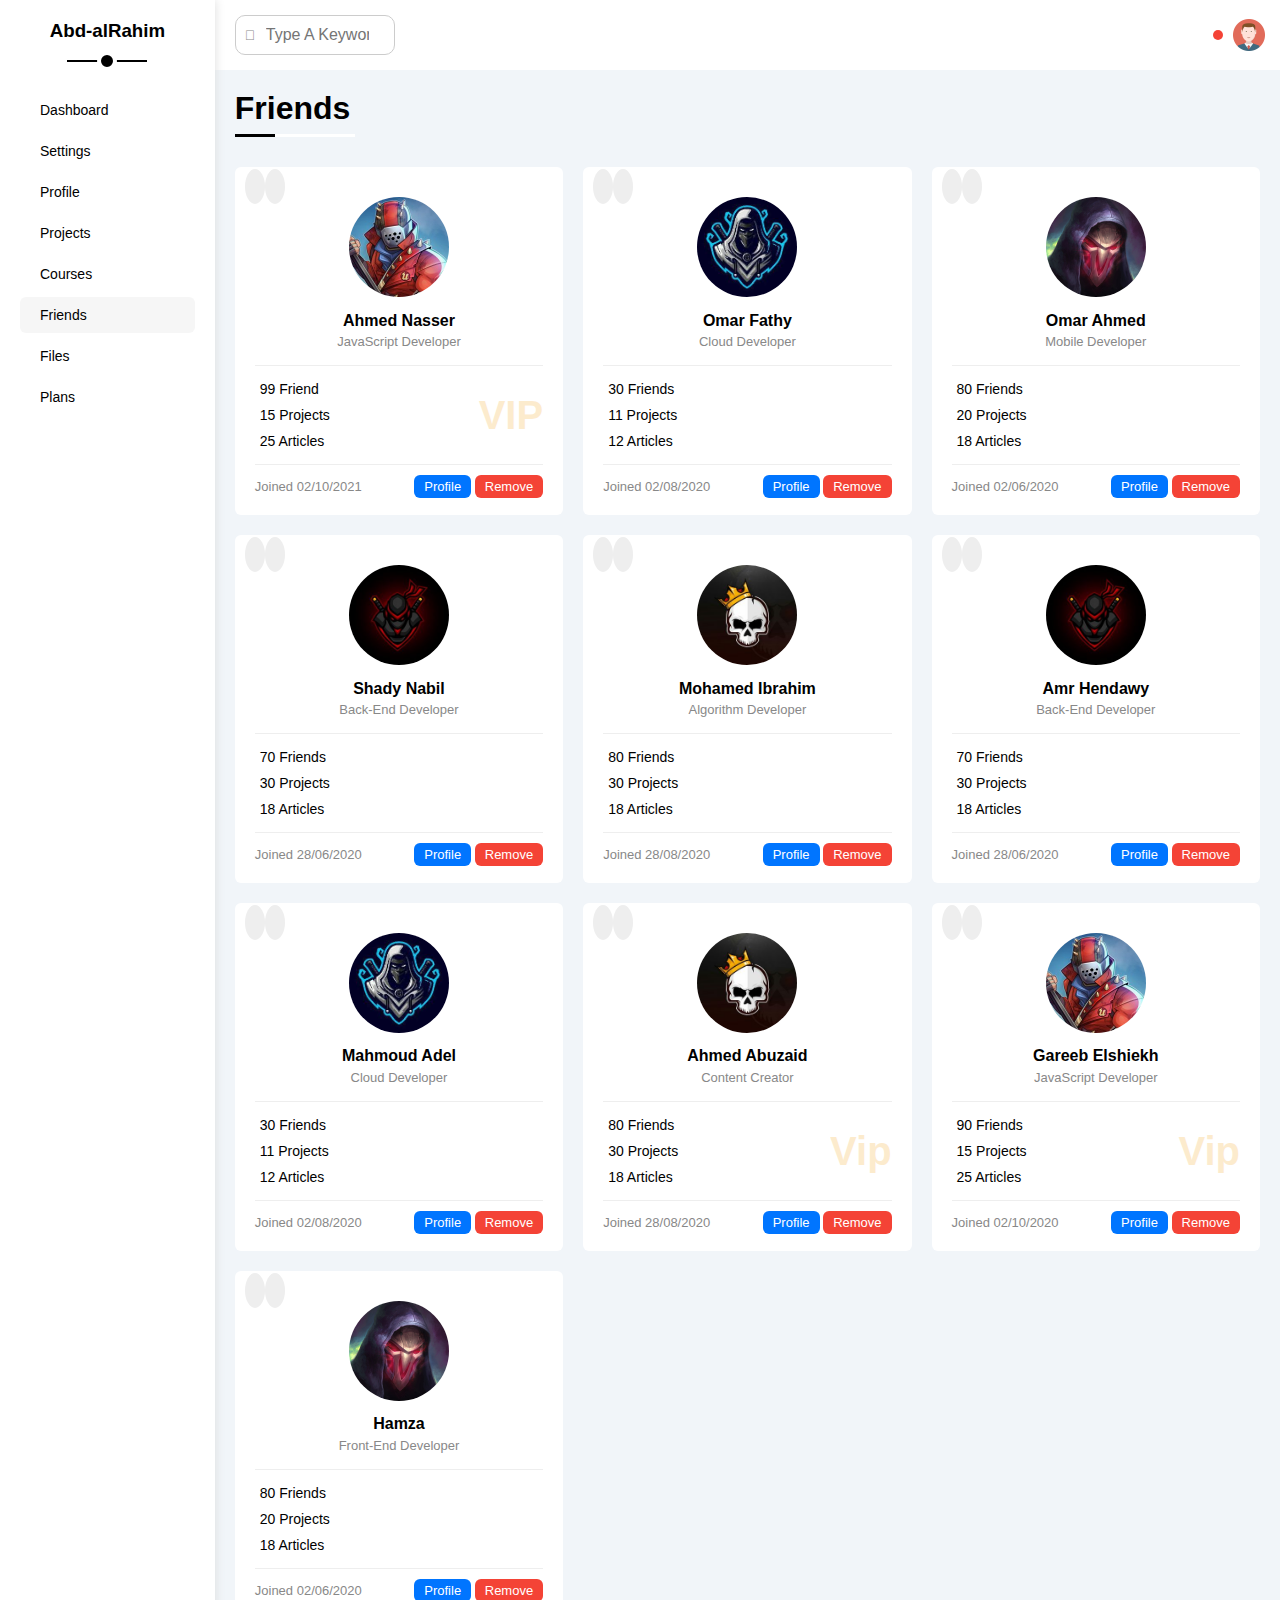
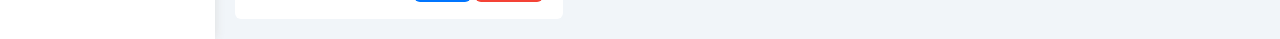
<file: friends.html>
<!DOCTYPE html>
<html lang="en">
  <head>
    <meta charset="UTF-8" />
    <meta http-equiv="X-UA-Compatible" content="IE=edge" />
    <meta name="viewport" content="width=device-width, initial-scale=1.0" />
    <title>Four</title>
    <!-- Render all elements Normally -->
    <link rel="stylesheet" href="css/normalize.css" />
    <!-- Google Fonts -->
    <link
      rel="stylesheet"
      href="https://cdnjs.cloudflare.com/ajax/libs/font-awesome/6.4.0/css/all.min.css"
      integrity="sha512-iecdLmaskl7CVkqkXNQ/ZH/XLlvWZOJyj7Yy7tcenmpD1ypASozpmT/E0iPtmFIB46ZmdtAc9eNBvH0H/ZpiBw=="
      crossorigin="anonymous"
      referrerpolicy="no-referrer"
    />
    <!-- Font Awesome library -->
    <link
      rel="stylesheet"
      href="https://cdnjs.cloudflare.com/ajax/libs/font-awesome/6.4.0/css/all.min.css"
      integrity="sha512-iecdLmaskl7CVkqkXNQ/ZH/XLlvWZOJyj7Yy7tcenmpD1ypASozpmT/E0iPtmFIB46ZmdtAc9eNBvH0H/ZpiBw=="
      crossorigin="anonymous"
      referrerpolicy="n o-referrer"
    />
    <!-- Local CSS Framework File -->
    <link rel="stylesheet" href="css/framework.css" />
    <!-- Main CSS File -->
    <link rel="stylesheet" href="css/master.css" />
  </head>
  <body>
    <div class="page d-flex">
      <div class="sidebar bg-white p-20 p-relative">
        <h3 class="p-relative txt-c mt-0">Abd-alRahim</h3>
        <ul>
          <li>
            <a
              class="d-flex align-center fs-14 c-black rad-6 p-10"
              href="index.html"
            >
              <i class="fa-regular fa-chart-bar fa-fw"></i>
              <span>Dashboard</span>
            </a>
          </li>
          <li>
            <a
              class="d-flex align-center fs-14 c-black rad-6 p-10"
              href="settings.html"
            >
              <i class="fa-solid fa-gear fa-fw"></i>
              <span>Settings</span>
            </a>
          </li>
          <li>
            <a
              class="d-flex align-center fs-14 c-black rad-6 p-10"
              href="profile.html"
            >
              <i class="fa-regular fa-user fa-fw"></i>
              <span>Profile</span>
            </a>
          </li>
          <li>
            <a
              class="d-flex align-center fs-14 c-black rad-6 p-10"
              href="projects.html"
            >
              <i class="fa-solid fa-diagram-project fa-fw"></i>
              <span>Projects</span>
            </a>
          </li>
          <li>
            <a
              class="d-flex align-center fs-14 c-black rad-6 p-10"
              href="courses.html"
            >
              <i class="fa-solid fa-graduation-cap fa-fw"></i>
              <span>Courses</span>
            </a>
          </li>
          <li>
            <a
              class="active d-flex align-center fs-14 c-black rad-6 p-10"
              href="friends.html"
            >
              <i class="fa-regular fa-circle-user fa-fw"></i>
              <span>Friends</span>
            </a>
          </li>
          <li>
            <a
              class="d-flex align-center fs-14 c-black rad-6 p-10"
              href="files.html"
            >
              <i class="fa-regular fa-file fa-fw"></i>
              <span>Files</span>
            </a>
          </li>
          <li>
            <a
              class="d-flex align-center fs-14 c-black rad-6 p-10"
              href="plans.html"
            >
              <i class="fa-regular fa-credit-card fa-fw"></i>
              <span>Plans</span>
            </a>
          </li>
        </ul>
      </div>
      <div class="content w-full">
        <!-- Start Head -->
        <div class="head bg-white p-15 between-flex">
          <div class="search p-relative">
            <input class="p-10" type="search" placeholder="Type A Keyword" />
          </div>
          <div class="icons d-flex align-center">
            <span class="notification p-relative">
              <i class="fa-regular fa-bell fa-lg"></i>
            </span>
            <img src="imgs/avatar.png" alt="" />
          </div>
        </div>
        <!-- End Head -->
        <h1 class="p-relative">Friends</h1>
        <div class="friends-page d-grid m-20 gap-20">
          <div class="friend bg-white rad-6 p-20 p-relative">
            <div class="contact">
              <i class="fa-solid fa-phone"></i>
              <i class="fa-regular fa-envelope"></i>
            </div>
            <div class="txt-c">
              <img
                class="rad-half mt-10 mb-10 w-100 h-100"
                src="imgs/friend-01.jpg"
                alt=""
              />
              <h4 class="m-0">Ahmed Nasser</h4>
              <p class="c-grey fs-13 mt-5 mb-0">JavaScript Developer</p>
            </div>
            <div class="icons fs-14 p-relative">
              <div class="mb-10">
                <i class="fa-regular fa-face-smile fa-fw"></i>
                <span>99 Friend</span>
              </div>
              <div class="mb-10">
                <i class="fa-solid fa-code-commit fa-fw"></i>
                <span>15 Projects</span>
              </div>
              <div>
                <i class="fa-regular fa-newspaper fa-fw"></i>
                <span>25 Articles</span>
              </div>
              <span class="vip fw-bold c-orange">VIP</span>
            </div>
            <div class="info between-flex fs-13">
              <span class="c-grey">Joined 02/10/2021</span>
              <div>
                <a class="bg-blue c-white btn-shape" href="profile.html"
                  >Profile</a
                >
                <a class="bg-red c-white btn-shape" href="#">Remove</a>
              </div>
            </div>
          </div>
          <div class="friend bg-white rad-6 p-20 p-relative">
            <div class="contact">
              <i class="fa-solid fa-phone"></i>
              <i class="fa-regular fa-envelope"></i>
            </div>
            <div class="txt-c">
              <img
                class="rad-half mt-10 mb-10 w-100 h-100"
                src="imgs/friend-02.jpg"
                alt=""
              />
              <h4 class="m-0">Omar Fathy</h4>
              <p class="c-grey fs-13 mt-5 mb-0">Cloud Developer</p>
            </div>
            <div class="icons fs-14 p-relative">
              <div class="mb-10">
                <i class="fa-regular fa-face-smile fa-fw"></i>
                <span>30 Friends</span>
              </div>
              <div class="mb-10">
                <i class="fa-solid fa-code-commit fa-fw"></i>
                <span>11 Projects</span>
              </div>
              <div>
                <i class="fa-regular fa-newspaper fa-fw"></i>
                <span>12 Articles</span>
              </div>
            </div>
            <div class="info between-flex fs-13">
              <span class="c-grey">Joined 02/08/2020</span>
              <div>
                <a class="bg-blue c-white btn-shape" href="profile.html"
                  >Profile</a
                >
                <a class="bg-red c-white btn-shape" href="">Remove</a>
              </div>
            </div>
          </div>
          <div class="friend bg-white rad-6 p-20 p-relative">
            <div class="contact">
              <i class="fa-solid fa-phone"></i>
              <i class="fa-regular fa-envelope"></i>
            </div>
            <div class="txt-c">
              <img
                class="rad-half mt-10 mb-10 w-100 h-100"
                src="imgs/friend-03.jpg"
                alt=""
              />
              <h4 class="m-0">Omar Ahmed</h4>
              <p class="c-grey fs-13 mt-5 mb-0">Mobile Developer</p>
            </div>
            <div class="icons fs-14 p-relative">
              <div class="mb-10">
                <i class="fa-regular fa-face-smile fa-fw"></i>
                <span>80 Friends</span>
              </div>
              <div class="mb-10">
                <i class="fa-solid fa-code-commit fa-fw"></i>
                <span>20 Projects</span>
              </div>
              <div>
                <i class="fa-regular fa-newspaper fa-fw"></i>
                <span>18 Articles</span>
              </div>
            </div>
            <div class="info between-flex fs-13">
              <span class="c-grey">Joined 02/06/2020</span>
              <div>
                <a class="bg-blue c-white btn-shape" href="profile.html"
                  >Profile</a
                >
                <a class="bg-red c-white btn-shape" href="">Remove</a>
              </div>
            </div>
          </div>
          <div class="friend bg-white rad-6 p-20 p-relative">
            <div class="contact">
              <i class="fa-solid fa-phone"></i>
              <i class="fa-regular fa-envelope"></i>
            </div>
            <div class="txt-c">
              <img
                class="rad-half mt-10 mb-10 w-100 h-100"
                src="imgs/friend-04.jpg"
                alt=""
              />
              <h4 class="m-0">Shady Nabil</h4>
              <p class="c-grey fs-13 mt-5 mb-0">Back-End Developer</p>
            </div>
            <div class="icons fs-14 p-relative">
              <div class="mb-10">
                <i class="fa-regular fa-face-smile fa-fw"></i>
                <span>70 Friends</span>
              </div>
              <div class="mb-10">
                <i class="fa-solid fa-code-commit fa-fw"></i>
                <span>30 Projects</span>
              </div>
              <div>
                <i class="fa-regular fa-newspaper fa-fw"></i>
                <span>18 Articles</span>
              </div>
            </div>
            <div class="info between-flex fs-13">
              <span class="c-grey">Joined 28/06/2020</span>
              <div>
                <a class="bg-blue c-white btn-shape" href="profile.html"
                  >Profile</a
                >
                <a class="bg-red c-white btn-shape" href="">Remove</a>
              </div>
            </div>
          </div>
          <div class="friend bg-white rad-6 p-20 p-relative">
            <div class="contact">
              <i class="fa-solid fa-phone"></i>
              <i class="fa-regular fa-envelope"></i>
            </div>
            <div class="txt-c">
              <img
                class="rad-half mt-10 mb-10 w-100 h-100"
                src="imgs/friend-05.jpg"
                alt=""
              />
              <h4 class="m-0">Mohamed Ibrahim</h4>
              <p class="c-grey fs-13 mt-5 mb-0">Algorithm Developer</p>
            </div>
            <div class="icons fs-14 p-relative">
              <div class="mb-10">
                <i class="fa-regular fa-face-smile fa-fw"></i>
                <span>80 Friends</span>
              </div>
              <div class="mb-10">
                <i class="fa-solid fa-code-commit fa-fw"></i>
                <span>30 Projects</span>
              </div>
              <div>
                <i class="fa-regular fa-newspaper fa-fw"></i>
                <span>18 Articles</span>
              </div>
            </div>
            <div class="info between-flex fs-13">
              <span class="c-grey">Joined 28/08/2020</span>
              <div>
                <a class="bg-blue c-white btn-shape" href="profile.html"
                  >Profile</a
                >
                <a class="bg-red c-white btn-shape" href="">Remove</a>
              </div>
            </div>
          </div>
          <div class="friend bg-white rad-6 p-20 p-relative">
            <div class="contact">
              <i class="fa-solid fa-phone"></i>
              <i class="fa-regular fa-envelope"></i>
            </div>
            <div class="txt-c">
              <img
                class="rad-half mt-10 mb-10 w-100 h-100"
                src="imgs/friend-04.jpg"
                alt=""
              />
              <h4 class="m-0">Amr Hendawy</h4>
              <p class="c-grey fs-13 mt-5 mb-0">Back-End Developer</p>
            </div>
            <div class="icons fs-14 p-relative">
              <div class="mb-10">
                <i class="fa-regular fa-face-smile fa-fw"></i>
                <span>70 Friends</span>
              </div>
              <div class="mb-10">
                <i class="fa-solid fa-code-commit fa-fw"></i>
                <span>30 Projects</span>
              </div>
              <div>
                <i class="fa-regular fa-newspaper fa-fw"></i>
                <span>18 Articles</span>
              </div>
            </div>
            <div class="info between-flex fs-13">
              <span class="c-grey">Joined 28/06/2020</span>
              <div>
                <a class="bg-blue c-white btn-shape" href="profile.html"
                  >Profile</a
                >
                <a class="bg-red c-white btn-shape" href="">Remove</a>
              </div>
            </div>
          </div>
          <div class="friend bg-white rad-6 p-20 p-relative">
            <div class="contact">
              <i class="fa-solid fa-phone"></i>
              <i class="fa-regular fa-envelope"></i>
            </div>
            <div class="txt-c">
              <img
                class="rad-half mt-10 mb-10 w-100 h-100"
                src="imgs/friend-02.jpg"
                alt=""
              />
              <h4 class="m-0">Mahmoud Adel</h4>
              <p class="c-grey fs-13 mt-5 mb-0">Cloud Developer</p>
            </div>
            <div class="icons fs-14 p-relative">
              <div class="mb-10">
                <i class="fa-regular fa-face-smile fa-fw"></i>
                <span>30 Friends</span>
              </div>
              <div class="mb-10">
                <i class="fa-solid fa-code-commit fa-fw"></i>
                <span>11 Projects</span>
              </div>
              <div>
                <i class="fa-regular fa-newspaper fa-fw"></i>
                <span>12 Articles</span>
              </div>
            </div>
            <div class="info between-flex fs-13">
              <span class="c-grey">Joined 02/08/2020</span>
              <div>
                <a class="bg-blue c-white btn-shape" href="profile.html"
                  >Profile</a
                >
                <a class="bg-red c-white btn-shape" href="">Remove</a>
              </div>
            </div>
          </div>
          <div class="friend bg-white rad-6 p-20 p-relative">
            <div class="contact">
              <i class="fa-solid fa-phone"></i>
              <i class="fa-regular fa-envelope"></i>
            </div>
            <div class="txt-c">
              <img
                class="rad-half mt-10 mb-10 w-100 h-100"
                src="imgs/friend-05.jpg"
                alt=""
              />
              <h4 class="m-0">Ahmed Abuzaid</h4>
              <p class="c-grey fs-13 mt-5 mb-0">Content Creator</p>
            </div>
            <div class="icons fs-14 p-relative">
              <div class="mb-10">
                <i class="fa-regular fa-face-smile fa-fw"></i>
                <span>80 Friends</span>
              </div>
              <div class="mb-10">
                <i class="fa-solid fa-code-commit fa-fw"></i>
                <span>30 Projects</span>
              </div>
              <div>
                <i class="fa-regular fa-newspaper fa-fw"></i>
                <span>18 Articles</span>
              </div>
              <span class="vip fw-bold c-orange">Vip</span>
            </div>
            <div class="info between-flex fs-13">
              <span class="c-grey">Joined 28/08/2020</span>
              <div>
                <a class="bg-blue c-white btn-shape" href="profile.html"
                  >Profile</a
                >
                <a class="bg-red c-white btn-shape" href="">Remove</a>
              </div>
            </div>
          </div>
          <div class="friend bg-white rad-6 p-20 p-relative">
            <div class="contact">
              <i class="fa-solid fa-phone"></i>
              <i class="fa-regular fa-envelope"></i>
            </div>
            <div class="txt-c">
              <img
                class="rad-half mt-10 mb-10 w-100 h-100"
                src="imgs/friend-01.jpg"
                alt=""
              />
              <h4 class="m-0">Gareeb Elshiekh</h4>
              <p class="c-grey fs-13 mt-5 mb-0">JavaScript Developer</p>
            </div>
            <div class="icons fs-14 p-relative">
              <div class="mb-10">
                <i class="fa-regular fa-face-smile fa-fw"></i>
                <span>90 Friends</span>
              </div>
              <div class="mb-10">
                <i class="fa-solid fa-code-commit fa-fw"></i>
                <span>15 Projects</span>
              </div>
              <div>
                <i class="fa-regular fa-newspaper fa-fw"></i>
                <span>25 Articles</span>
              </div>
              <span class="vip fw-bold c-orange">Vip</span>
            </div>
            <div class="info between-flex fs-13">
              <span class="c-grey">Joined 02/10/2020</span>
              <div>
                <a class="bg-blue c-white btn-shape" href="profile.html"
                  >Profile</a
                >
                <a class="bg-red c-white btn-shape" href="">Remove</a>
              </div>
            </div>
          </div>
          <div class="friend bg-white rad-6 p-20 p-relative">
            <div class="contact">
              <i class="fa-solid fa-phone"></i>
              <i class="fa-regular fa-envelope"></i>
            </div>
            <div class="txt-c">
              <img
                class="rad-half mt-10 mb-10 w-100 h-100"
                src="imgs/friend-03.jpg"
                alt=""
              />
              <h4 class="m-0">Hamza</h4>
              <p class="c-grey fs-13 mt-5 mb-0">Front-End Developer</p>
            </div>
            <div class="icons fs-14 p-relative">
              <div class="mb-10">
                <i class="fa-regular fa-face-smile fa-fw"></i>
                <span>80 Friends</span>
              </div>
              <div class="mb-10">
                <i class="fa-solid fa-code-commit fa-fw"></i>
                <span>20 Projects</span>
              </div>
              <div>
                <i class="fa-regular fa-newspaper fa-fw"></i>
                <span>18 Articles</span>
              </div>
            </div>
            <div class="info between-flex fs-13">
              <span class="c-grey">Joined 02/06/2020</span>
              <div>
                <a class="bg-blue c-white btn-shape" href="profile.html"
                  >Profile</a
                >
                <a class="bg-red c-white btn-shape" href="">Remove</a>
              </div>
            </div>
          </div>
        </div>
      </div>
    </div>
  </body>
</html>
</file>
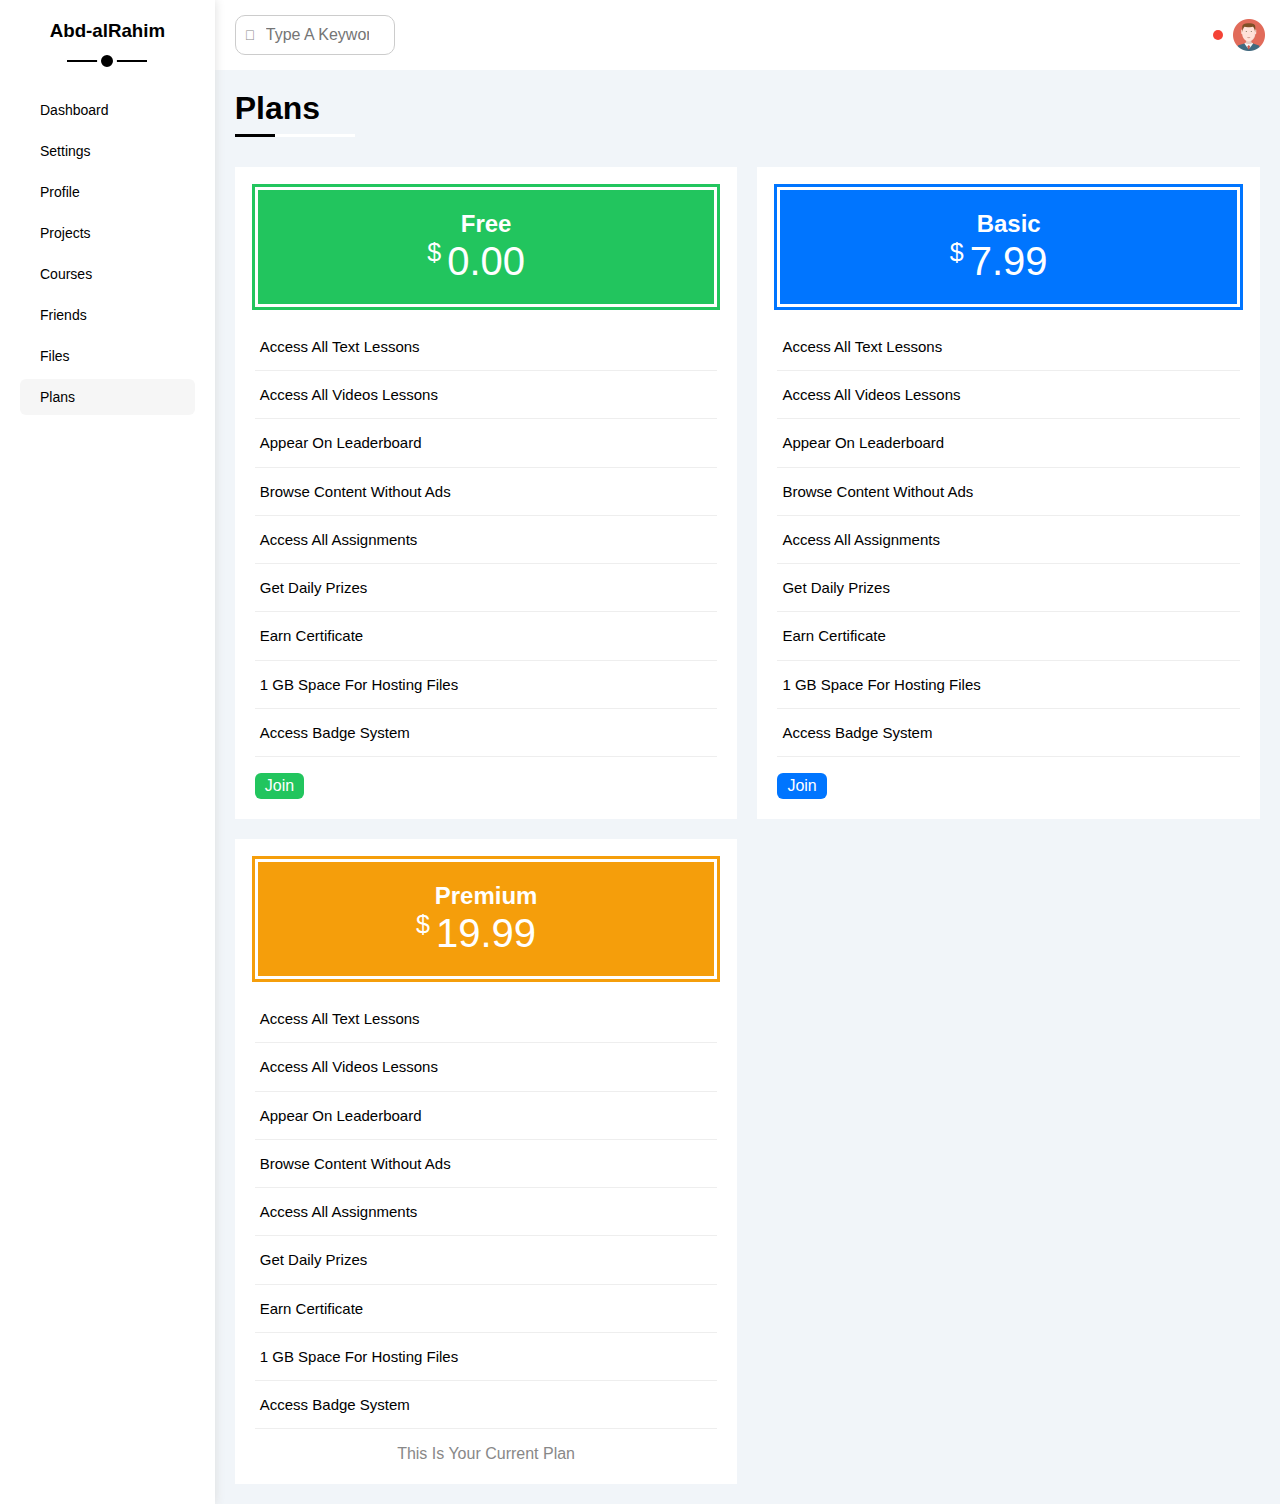
<file: plans.html>
<!DOCTYPE html>
<html lang="en">
  <head>
    <meta charset="UTF-8" />
    <meta http-equiv="X-UA-Compatible" content="IE=edge" />
    <meta name="viewport" content="width=device-width, initial-scale=1.0" />
    <title>Four</title>
    <!-- Render all elements Normally -->
    <link rel="stylesheet" href="css/normalize.css" />
    <!-- Google Fonts -->
    <link
      rel="stylesheet"
      href="https://cdnjs.cloudflare.com/ajax/libs/font-awesome/6.4.0/css/all.min.css"
      integrity="sha512-iecdLmaskl7CVkqkXNQ/ZH/XLlvWZOJyj7Yy7tcenmpD1ypASozpmT/E0iPtmFIB46ZmdtAc9eNBvH0H/ZpiBw=="
      crossorigin="anonymous"
      referrerpolicy="no-referrer"
    />
    <!-- Font Awesome library -->
    <link
      rel="stylesheet"
      href="https://cdnjs.cloudflare.com/ajax/libs/font-awesome/6.4.0/css/all.min.css"
      integrity="sha512-iecdLmaskl7CVkqkXNQ/ZH/XLlvWZOJyj7Yy7tcenmpD1ypASozpmT/E0iPtmFIB46ZmdtAc9eNBvH0H/ZpiBw=="
      crossorigin="anonymous"
      referrerpolicy="n o-referrer"
    />
    <!-- Local CSS Framework File -->
    <link rel="stylesheet" href="css/framework.css" />
    <!-- Main CSS File -->
    <link rel="stylesheet" href="css/master.css" />
  </head>
  <body>
    <div class="page d-flex">
      <div class="sidebar bg-white p-20 p-relative">
        <h3 class="p-relative txt-c mt-0">Abd-alRahim</h3>
        <ul>
          <li>
            <a
              class="d-flex align-center fs-14 c-black rad-6 p-10"
              href="index.html"
            >
              <i class="fa-regular fa-chart-bar fa-fw"></i>
              <span>Dashboard</span>
            </a>
          </li>
          <li>
            <a
              class="d-flex align-center fs-14 c-black rad-6 p-10"
              href="settings.html"
            >
              <i class="fa-solid fa-gear fa-fw"></i>
              <span>Settings</span>
            </a>
          </li>
          <li>
            <a
              class="d-flex align-center fs-14 c-black rad-6 p-10"
              href="profile.html"
            >
              <i class="fa-regular fa-user fa-fw"></i>
              <span>Profile</span>
            </a>
          </li>
          <li>
            <a
              class="d-flex align-center fs-14 c-black rad-6 p-10"
              href="projects.html"
            >
              <i class="fa-solid fa-diagram-project fa-fw"></i>
              <span>Projects</span>
            </a>
          </li>
          <li>
            <a
              class="d-flex align-center fs-14 c-black rad-6 p-10"
              href="courses.html"
            >
              <i class="fa-solid fa-graduation-cap fa-fw"></i>
              <span>Courses</span>
            </a>
          </li>
          <li>
            <a
              class="d-flex align-center fs-14 c-black rad-6 p-10"
              href="friends.html"
            >
              <i class="fa-regular fa-circle-user fa-fw"></i>
              <span>Friends</span>
            </a>
          </li>
          <li>
            <a
              class="d-flex align-center fs-14 c-black rad-6 p-10"
              href="files.html"
            >
              <i class="fa-regular fa-file fa-fw"></i>
              <span>Files</span>
            </a>
          </li>
          <li>
            <a
              class="active d-flex align-center fs-14 c-black rad-6 p-10"
              href="plans.html"
            >
              <i class="fa-regular fa-credit-card fa-fw"></i>
              <span>Plans</span>
            </a>
          </li>
        </ul>
      </div>
      <div class="content w-full">
        <!-- Start Head -->
        <div class="head bg-white p-15 between-flex">
          <div class="search p-relative">
            <input class="p-10" type="search" placeholder="Type A Keyword" />
          </div>
          <div class="icons d-flex align-center">
            <span class="notification p-relative">
              <i class="fa-regular fa-bell fa-lg"></i>
            </span>
            <img src="imgs/avatar.png" alt="" />
          </div>
        </div>
        <!-- End Head -->
        <h1 class="p-relative">Plans</h1>
        <div class="plans-page d-grid m-20 gap-20">
          <div class="plan green bg-white p-20">
            <div class="top bg-green txt-c p-20">
              <h2 class="m-0 c-white">Free</h2>
              <div class="price c-white"><span>$</span>0.00</div>
            </div>
            <ul>
              <li>
                <i class="fa-solid fa-check fa-fw yes"></i>
                <span>Access All Text Lessons</span>
                <i class="fa-solid fa-circle-info help"></i>
              </li>
              <li>
                <i class="fa-solid fa-check fa-fw yes"></i>
                <span>Access All Videos Lessons</span>
                <i class="fa-solid fa-circle-info help"></i>
              </li>
              <li>
                <i class="fa-solid fa-check fa-fw yes"></i>
                <span>Appear On Leaderboard</span>
                <i class="fa-solid fa-circle-info help"></i>
              </li>
              <li>
                <i class="fa-solid fa-xmark fa-fw"></i>
                <span>Browse Content Without Ads</span>
                <i class="fa-solid fa-circle-info help"></i>
              </li>
              <li>
                <i class="fa-solid fa-xmark fa-fw"></i>
                <span>Access All Assignments</span>
                <i class="fa-solid fa-circle-info help"></i>
              </li>
              <li>
                <i class="fa-solid fa-xmark fa-fw"></i>
                <span>Get Daily Prizes</span>
                <i class="fa-solid fa-circle-info help"></i>
              </li>
              <li>
                <i class="fa-solid fa-xmark fa-fw"></i>
                <span>Earn Certificate</span>
                <i class="fa-solid fa-circle-info help"></i>
              </li>
              <li>
                <i class="fa-solid fa-xmark fa-fw"></i>
                <span>1 GB Space For Hosting Files</span>
                <i class="fa-solid fa-circle-info help"></i>
              </li>
              <li>
                <i class="fa-solid fa-xmark fa-fw"></i>
                <span>Access Badge System</span>
                <i class="fa-solid fa-circle-info help"></i>
              </li>
            </ul>
            <a href="#" class="btn-shape bg-green c-white d-block w-fit"
              >Join</a
            >
          </div>
          <!-- Start Plan -->
          <div class="plan blue bg-white p-20">
            <div class="top bg-blue txt-c p-20">
              <h2 class="m-0 c-white">Basic</h2>
              <div class="price c-white"><span>$</span>7.99</div>
            </div>
            <ul class="list-none p-0">
              <li>
                <i class="fa-solid fa-check fa-fw yes"></i>
                <span>Access All Text Lessons</span>
                <i class="fa-solid fa-circle-info help"></i>
              </li>
              <li>
                <i class="fa-solid fa-check fa-fw yes"></i>
                <span>Access All Videos Lessons</span>
                <i class="fa-solid fa-circle-info help"></i>
              </li>
              <li>
                <i class="fa-solid fa-check fa-fw yes"></i>
                <span>Appear On Leaderboard</span>
                <i class="fa-solid fa-circle-info help"></i>
              </li>
              <li>
                <i class="fa-solid fa-check fa-fw yes"></i>
                <span>Browse Content Without Ads</span>
                <i class="fa-solid fa-circle-info help"></i>
              </li>
              <li>
                <i class="fa-solid fa-check fa-fw yes"></i>
                <span>Access All Assignments</span>
                <i class="fa-solid fa-circle-info help"></i>
              </li>
              <li>
                <i class="fa-solid fa-check fa-fw yes"></i>
                <span>Get Daily Prizes</span>
                <i class="fa-solid fa-circle-info help"></i>
              </li>
              <li>
                <i class="fa-solid fa-check fa-fw yes"></i>
                <span>Earn Certificate</span>
                <i class="fa-solid fa-circle-info help"></i>
              </li>
              <li>
                <i class="fa-solid fa-xmark fa-fw"></i>
                <span>1 GB Space For Hosting Files</span>
                <i class="fa-solid fa-circle-info help"></i>
              </li>
              <li>
                <i class="fa-solid fa-xmark fa-fw"></i>
                <span>Access Badge System</span>
                <i class="fa-solid fa-circle-info help"></i>
              </li>
            </ul>
            <a href="#" class="btn-shape bg-blue c-white d-block w-fit">Join</a>
          </div>
          <!-- End Plan -->
          <!-- Start Plan -->
          <div class="plan orange bg-white p-20">
            <div class="top bg-orange txt-c p-20">
              <h2 class="m-0 c-white">Premium</h2>
              <div class="price c-white"><span>$</span>19.99</div>
            </div>
            <ul class="list-none p-0">
              <li>
                <i class="fa-solid fa-check fa-fw yes"></i>
                <span>Access All Text Lessons</span>
                <i class="fa-solid fa-circle-info help"></i>
              </li>
              <li>
                <i class="fa-solid fa-check fa-fw yes"></i>
                <span>Access All Videos Lessons</span>
                <i class="fa-solid fa-circle-info help"></i>
              </li>
              <li>
                <i class="fa-solid fa-check fa-fw yes"></i>
                <span>Appear On Leaderboard</span>
                <i class="fa-solid fa-circle-info help"></i>
              </li>
              <li>
                <i class="fa-solid fa-check fa-fw yes"></i>
                <span>Browse Content Without Ads</span>
                <i class="fa-solid fa-circle-info help"></i>
              </li>
              <li>
                <i class="fa-solid fa-check fa-fw yes"></i>
                <span>Access All Assignments</span>
                <i class="fa-solid fa-circle-info help"></i>
              </li>
              <li>
                <i class="fa-solid fa-check fa-fw yes"></i>
                <span>Get Daily Prizes</span>
                <i class="fa-solid fa-circle-info help"></i>
              </li>
              <li>
                <i class="fa-solid fa-check fa-fw yes"></i>
                <span>Earn Certificate</span>
                <i class="fa-solid fa-circle-info help"></i>
              </li>
              <li>
                <i class="fa-solid fa-check fa-fw yes"></i>
                <span>1 GB Space For Hosting Files</span>
                <i class="fa-solid fa-circle-info help"></i>
              </li>
              <li>
                <i class="fa-solid fa-check fa-fw yes"></i>
                <span>Access Badge System</span>
                <i class="fa-solid fa-circle-info help"></i>
              </li>
            </ul>
            <p class="c-grey m-0 txt-c">This Is Your Current Plan</p>
          </div>
          <!-- End Plan -->
        </div>
      </div>
    </div>
  </body>
</html>
</file>
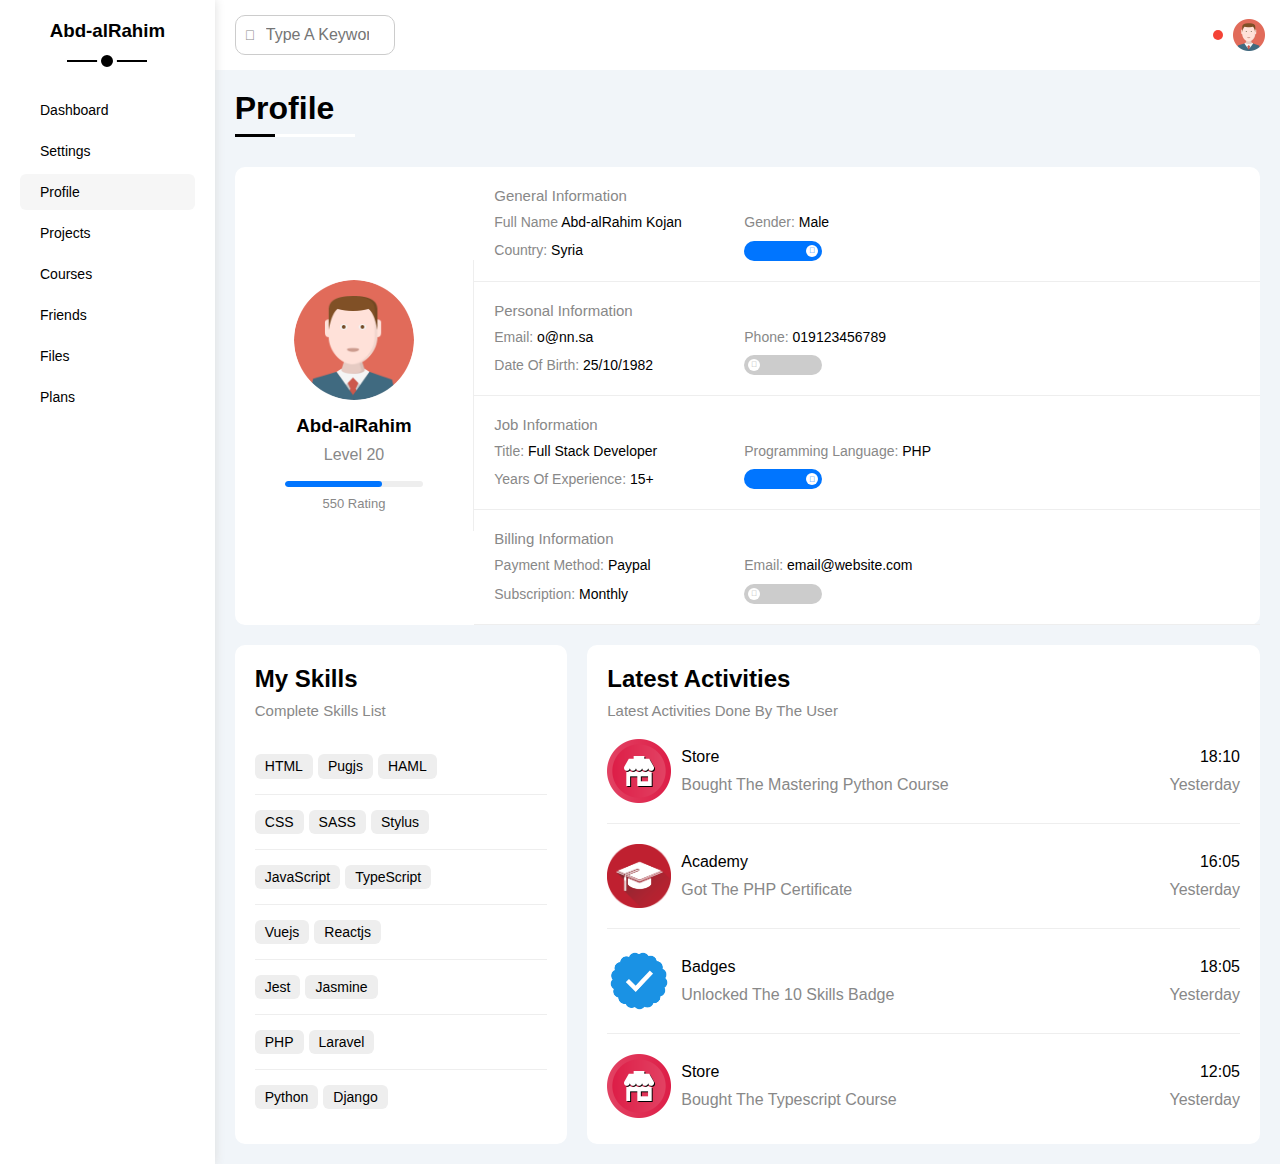
<file: profile.html>
<!DOCTYPE html>
<html lang="en">
  <head>
    <meta charset="UTF-8" />
    <meta http-equiv="X-UA-Compatible" content="IE=edge" />
    <meta name="viewport" content="width=device-width, initial-scale=1.0" />
    <title>Four</title>
    <!-- Render all elements Normally -->
    <link rel="stylesheet" href="css/normalize.css" />
    <!-- Google Fonts -->
    <link
      rel="stylesheet"
      href="https://cdnjs.cloudflare.com/ajax/libs/font-awesome/6.4.0/css/all.min.css"
      integrity="sha512-iecdLmaskl7CVkqkXNQ/ZH/XLlvWZOJyj7Yy7tcenmpD1ypASozpmT/E0iPtmFIB46ZmdtAc9eNBvH0H/ZpiBw=="
      crossorigin="anonymous"
      referrerpolicy="no-referrer"
    />
    <!-- Font Awesome library -->
    <link
      rel="stylesheet"
      href="https://cdnjs.cloudflare.com/ajax/libs/font-awesome/6.4.0/css/all.min.css"
      integrity="sha512-iecdLmaskl7CVkqkXNQ/ZH/XLlvWZOJyj7Yy7tcenmpD1ypASozpmT/E0iPtmFIB46ZmdtAc9eNBvH0H/ZpiBw=="
      crossorigin="anonymous"
      referrerpolicy="n o-referrer"
    />
    <!-- Local CSS Framework File -->
    <link rel="stylesheet" href="css/framework.css" />
    <!-- Main CSS File -->
    <link rel="stylesheet" href="css/master.css" />
  </head>
  <body>
    <div class="page d-flex">
      <div class="sidebar bg-white p-20 p-relative">
        <h3 class="p-relative txt-c mt-0">Abd-alRahim</h3>
        <ul>
          <li>
            <a
              class="d-flex align-center fs-14 c-black rad-6 p-10"
              href="index.html"
            >
              <i class="fa-regular fa-chart-bar fa-fw"></i>
              <span>Dashboard</span>
            </a>
          </li>
          <li>
            <a
              class="d-flex align-center fs-14 c-black rad-6 p-10"
              href="settings.html"
            >
              <i class="fa-solid fa-gear fa-fw"></i>
              <span>Settings</span>
            </a>
          </li>
          <li>
            <a
              class="active d-flex align-center fs-14 c-black rad-6 p-10"
              href="profile.html"
            >
              <i class="fa-regular fa-user fa-fw"></i>
              <span>Profile</span>
            </a>
          </li>
          <li>
            <a
              class="d-flex align-center fs-14 c-black rad-6 p-10"
              href="projects.html"
            >
              <i class="fa-solid fa-diagram-project fa-fw"></i>
              <span>Projects</span>
            </a>
          </li>
          <li>
            <a
              class="d-flex align-center fs-14 c-black rad-6 p-10"
              href="courses.html"
            >
              <i class="fa-solid fa-graduation-cap fa-fw"></i>
              <span>Courses</span>
            </a>
          </li>
          <li>
            <a
              class="d-flex align-center fs-14 c-black rad-6 p-10"
              href="friends.html"
            >
              <i class="fa-regular fa-circle-user fa-fw"></i>
              <span>Friends</span>
            </a>
          </li>
          <li>
            <a
              class="d-flex align-center fs-14 c-black rad-6 p-10"
              href="files.html"
            >
              <i class="fa-regular fa-file fa-fw"></i>
              <span>Files</span>
            </a>
          </li>
          <li>
            <a
              class="d-flex align-center fs-14 c-black rad-6 p-10"
              href="plans.html"
            >
              <i class="fa-regular fa-credit-card fa-fw"></i>
              <span>Plans</span>
            </a>
          </li>
        </ul>
      </div>
      <div class="content w-full">
        <!-- Start Head -->
        <div class="head bg-white p-15 between-flex">
          <div class="search p-relative">
            <input class="p-10" type="search" placeholder="Type A Keyword" />
          </div>
          <div class="icons d-flex align-center">
            <span class="notification p-relative">
              <i class="fa-regular fa-bell fa-lg"></i>
            </span>
            <img src="imgs/avatar.png" alt="" />
          </div>
        </div>
        <!-- End Head -->
        <h1 class="p-relative">Profile</h1>
        <div class="profile-page m-20">
          <!-- Start Overview -->
          <div class="overview bg-white rad-10 d-flex align-center">
            <div class="avatar-box txt-c p-20">
              <img class="rad-half mb-10" src="imgs/avatar.png" alt="" />
              <h3 class="m-0">Abd-alRahim</h3>
              <p class="c-grey mt-10">Level 20</p>
              <div class="level rad-6 bg-eee p-relative">
                <span style="width: 70%"></span>
              </div>
              <div class="rating mt-10 mb-10">
                <i class="fa-solid fa-star c-orange fs-13"></i>
                <i class="fa-solid fa-star c-orange fs-13"></i>
                <i class="fa-solid fa-star c-orange fs-13"></i>
                <i class="fa-solid fa-star c-orange fs-13"></i>
                <i class="fa-solid fa-star c-orange fs-13"></i>
              </div>
              <p class="c-grey m-0 fs-13">550 Rating</p>
            </div>
            <div class="info-box w-full txt-c-mobile">
              <!-- Start Information Row -->
              <div class="box p-20 d-flex align-center">
                <h4 class="c-grey fs-15 m-0 w-full">General Information</h4>
                <div class="fs-14">
                  <span class="c-grey">Full Name</span>
                  <span>Abd-alRahim Kojan</span>
                </div>
                <div class="fs-14">
                  <span class="c-grey">Gender:</span>
                  <span>Male</span>
                </div>
                <div class="fs-14">
                  <span class="c-grey">Country:</span>
                  <span>Syria</span>
                </div>
                <div class="fs-14">
                  <label>
                    <input class="toggle-checkbox" type="checkbox" checked />
                    <div class="toggle-switch"></div>
                  </label>
                </div>
              </div>
              <!-- End Information Row -->
              <!-- Start Information Row -->
              <div class="box p-20 d-flex align-center">
                <h4 class="c-grey w-full fs-15 m-0">Personal Information</h4>
                <div class="fs-14">
                  <span class="c-grey">Email:</span>
                  <span>o@nn.sa</span>
                </div>
                <div class="fs-14">
                  <span class="c-grey">Phone:</span>
                  <span>019123456789</span>
                </div>
                <div class="fs-14">
                  <span class="c-grey">Date Of Birth:</span>
                  <span>25/10/1982</span>
                </div>
                <div class="fs-14">
                  <label>
                    <input class="toggle-checkbox" type="checkbox" />
                    <div class="toggle-switch"></div>
                  </label>
                </div>
              </div>
              <!-- End Information Row -->
              <!-- Start Information Row -->
              <div class="box p-20 d-flex align-center">
                <h4 class="c-grey w-full fs-15 m-0">Job Information</h4>
                <div class="fs-14">
                  <span class="c-grey">Title:</span>
                  <span>Full Stack Developer</span>
                </div>
                <div class="fs-14">
                  <span class="c-grey">Programming Language:</span>
                  <span>PHP</span>
                </div>
                <div class="fs-14">
                  <span class="c-grey">Years Of Experience:</span>
                  <span>15+</span>
                </div>
                <div class="fs-14">
                  <label>
                    <input class="toggle-checkbox" type="checkbox" checked />
                    <div class="toggle-switch"></div>
                  </label>
                </div>
              </div>
              <!-- End Information Row -->
              <!-- Start Information Row -->
              <div class="box p-20 d-flex align-center">
                <h4 class="c-grey w-full fs-15 m-0">Billing Information</h4>
                <div class="fs-14">
                  <span class="c-grey">Payment Method:</span>
                  <span>Paypal</span>
                </div>
                <div class="fs-14">
                  <span class="c-grey">Email:</span>
                  <span>email@website.com</span>
                </div>
                <div class="fs-14">
                  <span class="c-grey">Subscription:</span>
                  <span>Monthly</span>
                </div>
                <div class="fs-14">
                  <label>
                    <input class="toggle-checkbox" type="checkbox" />
                    <div class="toggle-switch"></div>
                  </label>
                </div>
              </div>
              <!-- End Information Row -->
            </div>
          </div>
          <!-- End Overview -->
          <!-- Start Other Data -->
          <div class="other-data d-flex gap-20">
            <div class="skills-card p-20 bg-white rad-10 mt-20">
              <h2 class="mt-0 mb-10">My Skills</h2>
              <p class="mt-0 mb-20 c-grey fs-15">Complete Skills List</p>
              <ul class="m-0 txt-c-mobile">
                <li><span>HTML</span><span>Pugjs</span><span>HAML</span></li>
                <li><span>CSS</span><span>SASS</span><span>Stylus</span></li>
                <li><span>JavaScript</span><span>TypeScript</span></li>
                <li><span>Vuejs</span><span>Reactjs</span></li>
                <li><span>Jest</span><span>Jasmine</span></li>
                <li><span>PHP</span><span>Laravel</span></li>
                <li><span>Python</span><span>Django</span></li>
              </ul>
            </div>
            <div class="activities p-20 bg-white rad-10 mt-20">
              <h2 class="mt-0 mb-10">Latest Activities</h2>
              <p class="mt-0 mb-20 c-grey fs-15">
                Latest Activities Done By The User
              </p>
              <div class="activity d-flex align-center txt-c-mobile">
                <img src="imgs/activity-01.png" alt="" />
                <div class="info">
                  <span class="d-block mb-10">Store</span>
                  <span class="c-grey">Bought The Mastering Python Course</span>
                </div>
                <div class="date">
                  <span class="d-block mb-10">18:10</span>
                  <span class="c-grey">Yesterday</span>
                </div>
              </div>
              <div class="activity d-flex align-center txt-c-mobile">
                <img src="imgs/activity-02.png" alt="" />
                <div class="info">
                  <span class="d-block mb-10">Academy</span>
                  <span class="c-grey">Got The PHP Certificate</span>
                </div>
                <div class="date">
                  <span class="d-block mb-10">16:05</span>
                  <span class="c-grey">Yesterday</span>
                </div>
              </div>
              <div class="activity d-flex align-center txt-c-mobile">
                <img src="imgs/activity-03.png" alt="" />
                <div class="info">
                  <span class="d-block mb-10">Badges</span>
                  <span class="c-grey">Unlocked The 10 Skills Badge</span>
                </div>
                <div class="date">
                  <span class="d-block mb-10">18:05</span>
                  <span class="c-grey">Yesterday</span>
                </div>
              </div>
              <div class="activity d-flex align-center txt-c-mobile">
                <img src="imgs/activity-01.png" alt="" />
                <div class="info">
                  <span class="d-block mb-10">Store</span>
                  <span class="c-grey">Bought The Typescript Course</span>
                </div>
                <div class="date">
                  <span class="d-block mb-10">12:05</span>
                  <span class="c-grey">Yesterday</span>
                </div>
              </div>
            </div>
          </div>
          <!-- End Other Data -->
        </div>
      </div>
    </div>
  </body>
</html>
</file>
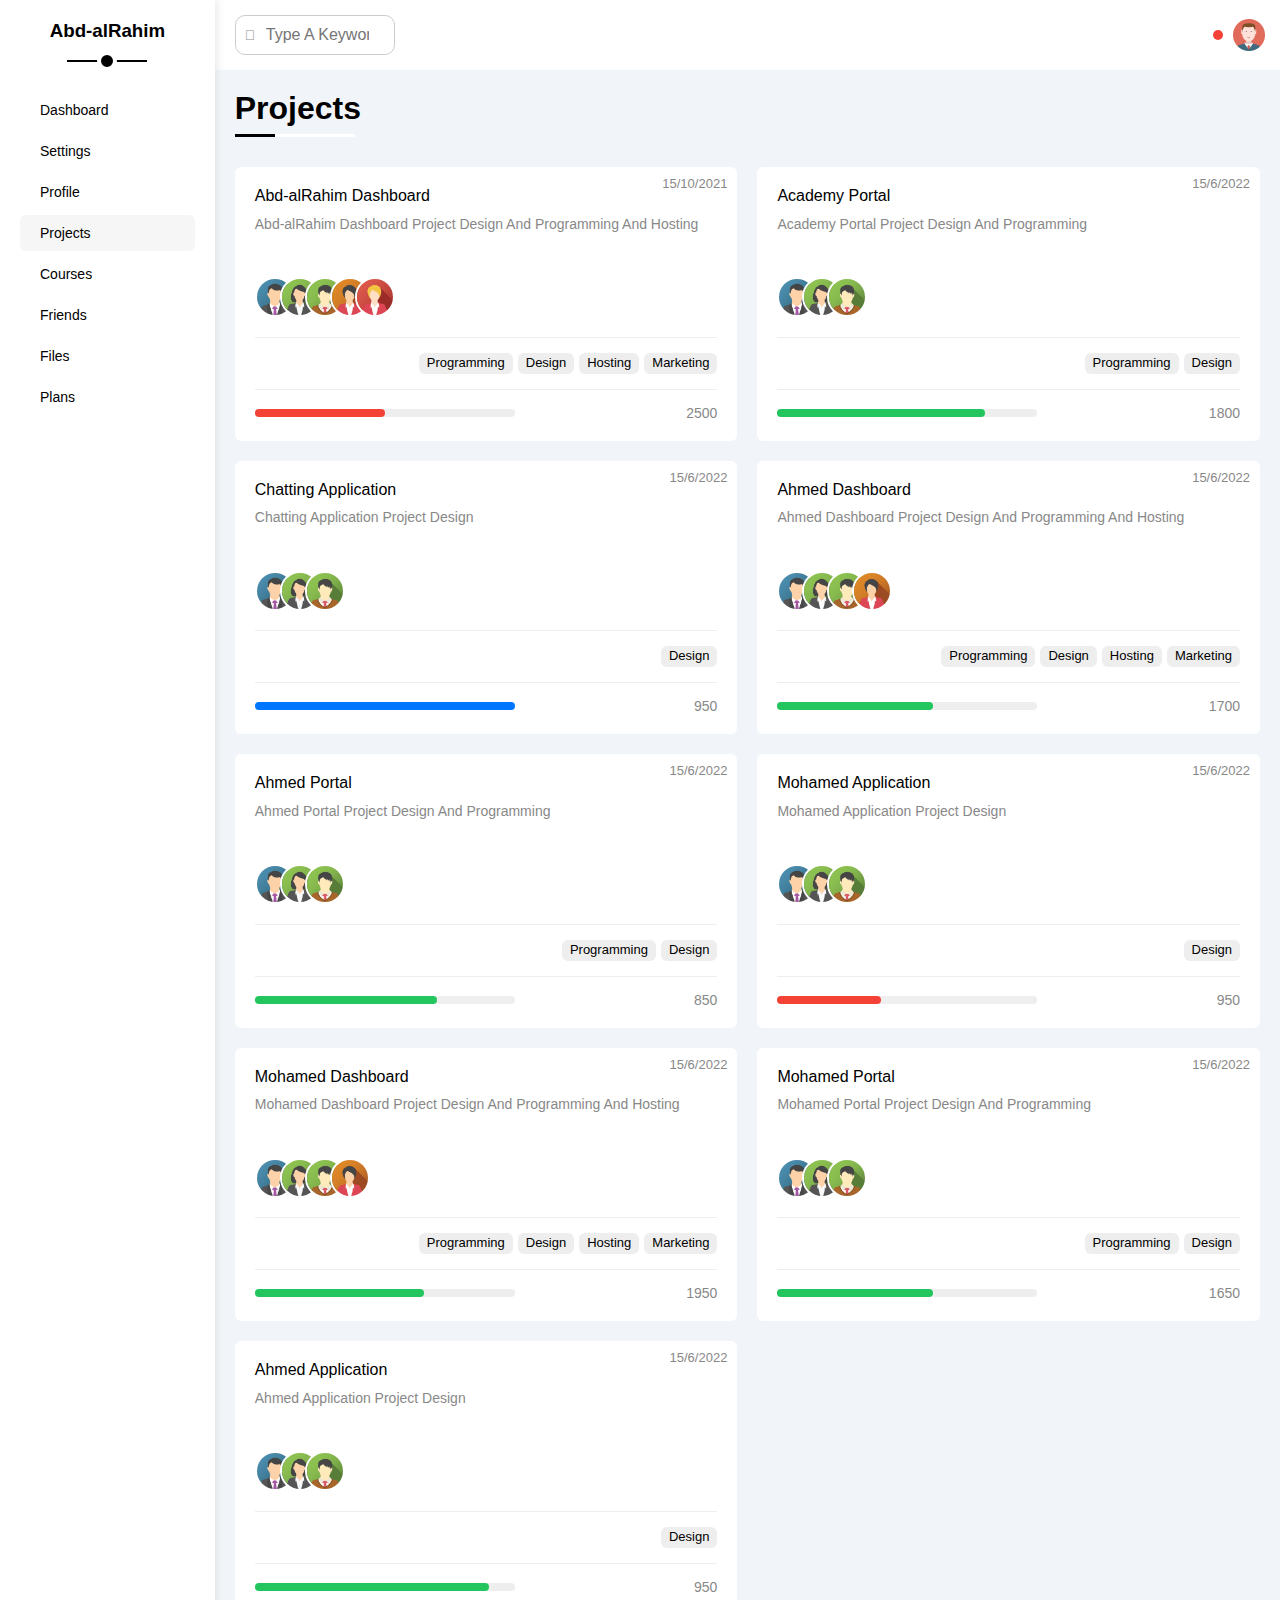
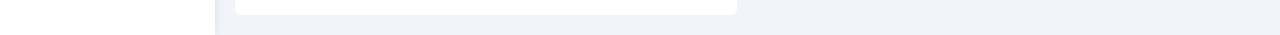
<file: projects.html>
<!DOCTYPE html>
<html lang="en">
  <head>
    <meta charset="UTF-8" />
    <meta http-equiv="X-UA-Compatible" content="IE=edge" />
    <meta name="viewport" content="width=device-width, initial-scale=1.0" />
    <title>Four</title>
    <!-- Render all elements Normally -->
    <link rel="stylesheet" href="css/normalize.css" />
    <!-- Google Fonts -->
    <link
      rel="stylesheet"
      href="https://cdnjs.cloudflare.com/ajax/libs/font-awesome/6.4.0/css/all.min.css"
      integrity="sha512-iecdLmaskl7CVkqkXNQ/ZH/XLlvWZOJyj7Yy7tcenmpD1ypASozpmT/E0iPtmFIB46ZmdtAc9eNBvH0H/ZpiBw=="
      crossorigin="anonymous"
      referrerpolicy="no-referrer"
    />
    <!-- Font Awesome library -->
    <link
      rel="stylesheet"
      href="https://cdnjs.cloudflare.com/ajax/libs/font-awesome/6.4.0/css/all.min.css"
      integrity="sha512-iecdLmaskl7CVkqkXNQ/ZH/XLlvWZOJyj7Yy7tcenmpD1ypASozpmT/E0iPtmFIB46ZmdtAc9eNBvH0H/ZpiBw=="
      crossorigin="anonymous"
      referrerpolicy="n o-referrer"
    />
    <!-- Local CSS Framework File -->
    <link rel="stylesheet" href="css/framework.css" />
    <!-- Main CSS File -->
    <link rel="stylesheet" href="css/master.css" />
  </head>
  <body>
    <div class="page d-flex">
      <div class="sidebar bg-white p-20 p-relative">
        <h3 class="p-relative txt-c mt-0">Abd-alRahim</h3>
        <ul>
          <li>
            <a
              class="d-flex align-center fs-14 c-black rad-6 p-10"
              href="index.html"
            >
              <i class="fa-regular fa-chart-bar fa-fw"></i>
              <span>Dashboard</span>
            </a>
          </li>
          <li>
            <a
              class="d-flex align-center fs-14 c-black rad-6 p-10"
              href="settings.html"
            >
              <i class="fa-solid fa-gear fa-fw"></i>
              <span>Settings</span>
            </a>
          </li>
          <li>
            <a
              class="d-flex align-center fs-14 c-black rad-6 p-10"
              href="profile.html"
            >
              <i class="fa-regular fa-user fa-fw"></i>
              <span>Profile</span>
            </a>
          </li>
          <li>
            <a
              class="active d-flex align-center fs-14 c-black rad-6 p-10"
              href="projects.html"
            >
              <i class="fa-solid fa-diagram-project fa-fw"></i>
              <span>Projects</span>
            </a>
          </li>
          <li>
            <a
              class="d-flex align-center fs-14 c-black rad-6 p-10"
              href="courses.html"
            >
              <i class="fa-solid fa-graduation-cap fa-fw"></i>
              <span>Courses</span>
            </a>
          </li>
          <li>
            <a
              class="d-flex align-center fs-14 c-black rad-6 p-10"
              href="friends.html"
            >
              <i class="fa-regular fa-circle-user fa-fw"></i>
              <span>Friends</span>
            </a>
          </li>
          <li>
            <a
              class="d-flex align-center fs-14 c-black rad-6 p-10"
              href="files.html"
            >
              <i class="fa-regular fa-file fa-fw"></i>
              <span>Files</span>
            </a>
          </li>
          <li>
            <a
              class="d-flex align-center fs-14 c-black rad-6 p-10"
              href="plans.html"
            >
              <i class="fa-regular fa-credit-card fa-fw"></i>
              <span>Plans</span>
            </a>
          </li>
        </ul>
      </div>
      <div class="content w-full">
        <!-- Start Head -->
        <div class="head bg-white p-15 between-flex">
          <div class="search p-relative">
            <input class="p-10" type="search" placeholder="Type A Keyword" />
          </div>
          <div class="icons d-flex align-center">
            <span class="notification p-relative">
              <i class="fa-regular fa-bell fa-lg"></i>
            </span>
            <img src="imgs/avatar.png" alt="" />
          </div>
        </div>
        <!-- End Head -->
        <h1 class="p-relative">Projects</h1>
        <div class="projects-page d-grid m-20 gap-20">
          <div class="project bg-white p-20 rad-6 p-relative">
            <span class="date fs-13 c-grey">15/10/2021</span>
            <h4 class="m-0">Abd-alRahim Dashboard</h4>
            <p class="c-grey mt-10 mb-10 fs-14">
              Abd-alRahim Dashboard Project Design And Programming And Hosting
            </p>
            <div class="team">
              <a href="#"><img src="imgs/team-01.png" alt="" /></a>
              <a href="#"><img src="imgs/team-02.png" alt="" /></a>
              <a href="#"><img src="imgs/team-03.png" alt="" /></a>
              <a href="#"><img src="imgs/team-04.png" alt="" /></a>
              <a href="#"><img src="imgs/team-05.png" alt="" /></a>
            </div>
            <div class="do d-flex">
              <span class="fs-13 rad-6 bg-eee">Programming</span>
              <span class="fs-13 rad-6 bg-eee">Design</span>
              <span class="fs-13 rad-6 bg-eee">Hosting</span>
              <span class="fs-13 rad-6 bg-eee">Marketing</span>
            </div>
            <div class="info between-flex">
              <div class="prog bg-eee">
                <span class="bg-red" style="width: 50%"></span>
              </div>
              <div class="fs-14 c-grey">
                <i class="fa-solid fa-dollar-sign"></i>
                2500
              </div>
            </div>
          </div>
          <div class="project bg-white p-20 rad-6 p-relative">
            <span class="date fs-13 c-grey">15/6/2022</span>
            <h4 class="m-0">Academy Portal</h4>
            <p class="c-grey mt-10 mb-10 fs-14">
              Academy Portal Project Design And Programming
            </p>
            <div class="team">
              <a href="#"><img src="imgs/team-01.png" alt="" /></a>
              <a href="#"><img src="imgs/team-02.png" alt="" /></a>
              <a href="#"><img src="imgs/team-03.png" alt="" /></a>
            </div>
            <div class="do d-flex">
              <span class="fs-13 rad-6 bg-eee">Programming</span>
              <span class="fs-13 rad-6 bg-eee">Design</span>
            </div>
            <div class="info between-flex">
              <div class="prog bg-eee">
                <span class="bg-green" style="width: 80%"></span>
              </div>
              <div class="fs-14 c-grey">
                <i class="fa-solid fa-dollar-sign"></i>
                1800
              </div>
            </div>
          </div>
          <div class="project bg-white p-20 rad-6 p-relative">
            <span class="date fs-13 c-grey">15/6/2022</span>
            <h4 class="m-0">Chatting Application</h4>
            <p class="c-grey mt-10 mb-10 fs-14">
              Chatting Application Project Design
            </p>
            <div class="team">
              <a href="#"><img src="imgs/team-01.png" alt="" /></a>
              <a href="#"><img src="imgs/team-02.png" alt="" /></a>
              <a href="#"><img src="imgs/team-03.png" alt="" /></a>
            </div>
            <div class="do d-flex">
              <span class="fs-13 rad-6 bg-eee">Design</span>
            </div>
            <div class="info between-flex">
              <div class="prog bg-eee">
                <span class="bg-blue" style="width: 100%"></span>
              </div>
              <div class="fs-14 c-grey">
                <i class="fa-solid fa-dollar-sign"></i>
                950
              </div>
            </div>
          </div>
          <div class="project bg-white p-20 rad-6 p-relative">
            <span class="date fs-13 c-grey">15/6/2022</span>
            <h4 class="m-0">Ahmed Dashboard</h4>
            <p class="c-grey mt-10 mb-10 fs-14">
              Ahmed Dashboard Project Design And Programming And Hosting
            </p>
            <div class="team">
              <a href="#"><img src="imgs/team-01.png" alt="" /></a>
              <a href="#"><img src="imgs/team-02.png" alt="" /></a>
              <a href="#"><img src="imgs/team-03.png" alt="" /></a>
              <a href="#"><img src="imgs/team-04.png" alt="" /></a>
            </div>
            <div class="do d-flex">
              <span class="fs-13 rad-6 bg-eee">Programming</span>
              <span class="fs-13 rad-6 bg-eee">Design</span>
              <span class="fs-13 rad-6 bg-eee">Hosting</span>
              <span class="fs-13 rad-6 bg-eee">Marketing</span>
            </div>
            <div class="info between-flex">
              <div class="prog bg-eee">
                <span class="bg-green" style="width: 60%"></span>
              </div>
              <div class="fs-14 c-grey">
                <i class="fa-solid fa-dollar-sign"></i>
                1700
              </div>
            </div>
          </div>
          <div class="project bg-white p-20 rad-6 p-relative">
            <span class="date fs-13 c-grey">15/6/2022</span>
            <h4 class="m-0">Ahmed Portal</h4>
            <p class="c-grey mt-10 mb-10 fs-14">
              Ahmed Portal Project Design And Programming
            </p>
            <div class="team">
              <a href="#"><img src="imgs/team-01.png" alt="" /></a>
              <a href="#"><img src="imgs/team-02.png" alt="" /></a>
              <a href="#"><img src="imgs/team-03.png" alt="" /></a>
            </div>
            <div class="do d-flex">
              <span class="fs-13 rad-6 bg-eee">Programming</span>
              <span class="fs-13 rad-6 bg-eee">Design</span>
            </div>
            <div class="info between-flex">
              <div class="prog bg-eee">
                <span class="bg-green" style="width: 70%"></span>
              </div>
              <div class="fs-14 c-grey">
                <i class="fa-solid fa-dollar-sign"></i>
                850
              </div>
            </div>
          </div>
          <div class="project bg-white p-20 rad-6 p-relative">
            <span class="date fs-13 c-grey">15/6/2022</span>
            <h4 class="m-0">Mohamed Application</h4>
            <p class="c-grey mt-10 mb-10 fs-14">
              Mohamed Application Project Design
            </p>
            <div class="team">
              <a href="#"><img src="imgs/team-01.png" alt="" /></a>
              <a href="#"><img src="imgs/team-02.png" alt="" /></a>
              <a href="#"><img src="imgs/team-03.png" alt="" /></a>
            </div>
            <div class="do d-flex">
              <span class="fs-13 rad-6 bg-eee">Design</span>
            </div>
            <div class="info between-flex">
              <div class="prog bg-eee">
                <span class="bg-red" style="width: 40%"></span>
              </div>
              <div class="fs-14 c-grey">
                <i class="fa-solid fa-dollar-sign"></i>
                950
              </div>
            </div>
          </div>
          <div class="project bg-white p-20 rad-6 p-relative">
            <span class="date fs-13 c-grey">15/6/2022</span>
            <h4 class="m-0">Mohamed Dashboard</h4>
            <p class="c-grey mt-10 mb-10 fs-14">
              Mohamed Dashboard Project Design And Programming And Hosting
            </p>
            <div class="team">
              <a href="#"><img src="imgs/team-01.png" alt="" /></a>
              <a href="#"><img src="imgs/team-02.png" alt="" /></a>
              <a href="#"><img src="imgs/team-03.png" alt="" /></a>
              <a href="#"><img src="imgs/team-04.png" alt="" /></a>
            </div>
            <div class="do d-flex">
              <span class="fs-13 rad-6 bg-eee">Programming</span>
              <span class="fs-13 rad-6 bg-eee">Design</span>
              <span class="fs-13 rad-6 bg-eee">Hosting</span>
              <span class="fs-13 rad-6 bg-eee">Marketing</span>
            </div>
            <div class="info between-flex">
              <div class="prog bg-eee">
                <span class="bg-green" style="width: 65%"></span>
              </div>
              <div class="fs-14 c-grey">
                <i class="fa-solid fa-dollar-sign"></i>
                1950
              </div>
            </div>
          </div>
          <div class="project bg-white p-20 rad-6 p-relative">
            <span class="date fs-13 c-grey">15/6/2022</span>
            <h4 class="m-0">Mohamed Portal</h4>
            <p class="c-grey mt-10 mb-10 fs-14">
              Mohamed Portal Project Design And Programming
            </p>
            <div class="team">
              <a href="#"><img src="imgs/team-01.png" alt="" /></a>
              <a href="#"><img src="imgs/team-02.png" alt="" /></a>
              <a href="#"><img src="imgs/team-03.png" alt="" /></a>
            </div>
            <div class="do d-flex">
              <span class="fs-13 rad-6 bg-eee">Programming</span>
              <span class="fs-13 rad-6 bg-eee">Design</span>
            </div>
            <div class="info between-flex">
              <div class="prog bg-eee">
                <span class="bg-green" style="width: 60%"></span>
              </div>
              <div class="fs-14 c-grey">
                <i class="fa-solid fa-dollar-sign"></i>
                1650
              </div>
            </div>
          </div>
          <div class="project bg-white p-20 rad-6 p-relative">
            <span class="date fs-13 c-grey">15/6/2022</span>
            <h4 class="m-0">Ahmed Application</h4>
            <p class="c-grey mt-10 mb-10 fs-14">
              Ahmed Application Project Design
            </p>
            <div class="team">
              <a href="#"><img src="imgs/team-01.png" alt="" /></a>
              <a href="#"><img src="imgs/team-02.png" alt="" /></a>
              <a href="#"><img src="imgs/team-03.png" alt="" /></a>
            </div>
            <div class="do d-flex">
              <span class="fs-13 rad-6 bg-eee">Design</span>
            </div>
            <div class="info between-flex">
              <div class="prog bg-eee">
                <span class="bg-green" style="width: 90%"></span>
              </div>
              <div class="fs-14 c-grey">
                <i class="fa-solid fa-dollar-sign"></i>
                950
              </div>
            </div>
          </div>
        </div>
      </div>
    </div>
  </body>
</html>
</file>
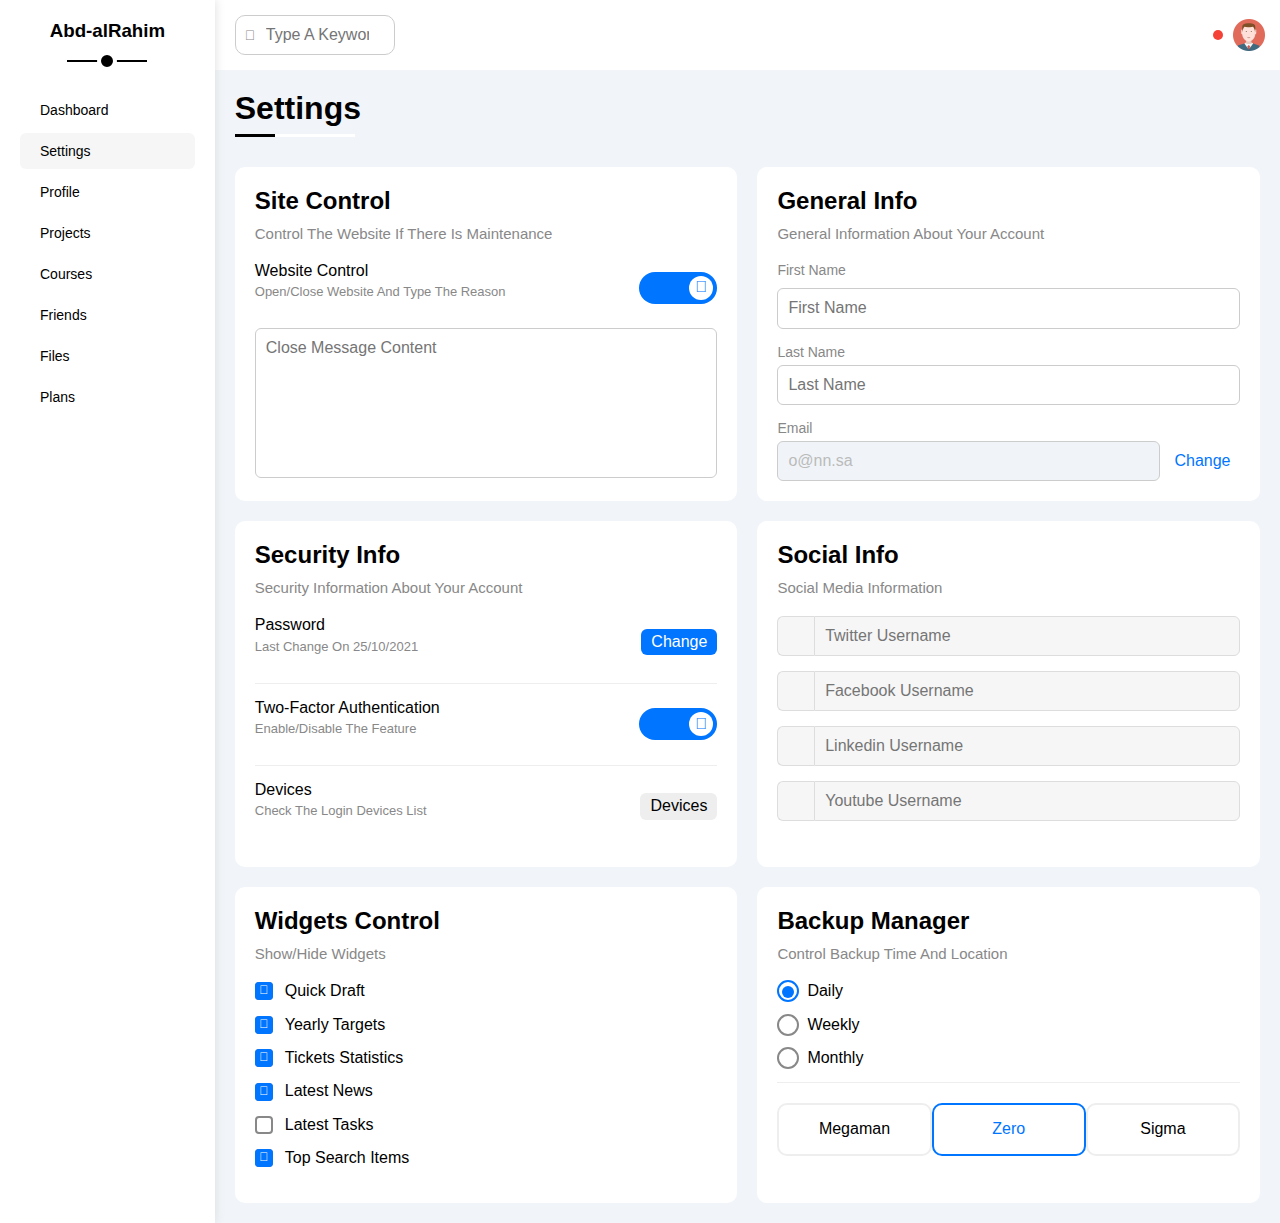
<file: settings.html>
<!DOCTYPE html>
<html lang="en">
  <head>
    <meta charset="UTF-8" />
    <meta http-equiv="X-UA-Compatible" content="IE=edge" />
    <meta name="viewport" content="width=device-width, initial-scale=1.0" />
    <title>Dashboard Panel</title>
    <!-- Render all elements Normally -->
    <link rel="stylesheet" href="css/normalize.css" />
    <!-- Google Fonts -->
    <link
      rel="stylesheet"
      href="https://cdnjs.cloudflare.com/ajax/libs/font-awesome/6.4.0/css/all.min.css"
      integrity="sha512-iecdLmaskl7CVkqkXNQ/ZH/XLlvWZOJyj7Yy7tcenmpD1ypASozpmT/E0iPtmFIB46ZmdtAc9eNBvH0H/ZpiBw=="
      crossorigin="anonymous"
      referrerpolicy="no-referrer"
    />
    <!-- Font Awesome library -->
    <link
      rel="stylesheet"
      href="https://cdnjs.cloudflare.com/ajax/libs/font-awesome/6.4.0/css/all.min.css"
      integrity="sha512-iecdLmaskl7CVkqkXNQ/ZH/XLlvWZOJyj7Yy7tcenmpD1ypASozpmT/E0iPtmFIB46ZmdtAc9eNBvH0H/ZpiBw=="
      crossorigin="anonymous"
      referrerpolicy="n o-referrer"
    />
    <!-- Local CSS Framework File -->
    <link rel="stylesheet" href="css/framework.css" />
    <!-- Main CSS File -->
    <link rel="stylesheet" href="css/master.css" />
  </head>
  <body>
    <div class="page d-flex">
      <div class="sidebar bg-white p-20 p-relative">
        <h3 class="p-relative txt-c mt-0">Abd-alRahim</h3>
        <ul>
          <li>
            <a
              class="d-flex align-center fs-14 c-black rad-6 p-10"
              href="index.html"
            >
              <i class="fa-regular fa-chart-bar fa-fw"></i>
              <span>Dashboard</span>
            </a>
          </li>
          <li>
            <a
              class="active d-flex align-center fs-14 c-black rad-6 p-10"
              href="settings.html"
            >
              <i class="fa-solid fa-gear fa-fw"></i>
              <span>Settings</span>
            </a>
          </li>
          <li>
            <a
              class="d-flex align-center fs-14 c-black rad-6 p-10"
              href="profile.html"
            >
              <i class="fa-regular fa-user fa-fw"></i>
              <span>Profile</span>
            </a>
          </li>
          <li>
            <a
              class="d-flex align-center fs-14 c-black rad-6 p-10"
              href="projects.html"
            >
              <i class="fa-solid fa-diagram-project fa-fw"></i>
              <span>Projects</span>
            </a>
          </li>
          <li>
            <a
              class="d-flex align-center fs-14 c-black rad-6 p-10"
              href="courses.html"
            >
              <i class="fa-solid fa-graduation-cap fa-fw"></i>
              <span>Courses</span>
            </a>
          </li>
          <li>
            <a
              class="d-flex align-center fs-14 c-black rad-6 p-10"
              href="friends.html"
            >
              <i class="fa-regular fa-circle-user fa-fw"></i>
              <span>Friends</span>
            </a>
          </li>
          <li>
            <a
              class="d-flex align-center fs-14 c-black rad-6 p-10"
              href="files.html"
            >
              <i class="fa-regular fa-file fa-fw"></i>
              <span>Files</span>
            </a>
          </li>
          <li>
            <a
              class="d-flex align-center fs-14 c-black rad-6 p-10"
              href="plans.html"
            >
              <i class="fa-regular fa-credit-card fa-fw"></i>
              <span>Plans</span>
            </a>
          </li>
        </ul>
      </div>
      <div class="content w-full">
        <!-- Start Head -->
        <div class="head bg-white p-15 between-flex">
          <div class="search p-relative">
            <input class="p-10" type="search" placeholder="Type A Keyword" />
          </div>
          <div class="icons d-flex align-center">
            <span class="notification p-relative">
              <i class="fa-regular fa-bell fa-lg"></i>
            </span>
            <img src="imgs/avatar.png" alt="" />
          </div>
        </div>
        <!-- End Head -->
        <h1 class="p-relative">Settings</h1>
        <div class="settings-page m-20 d-grid gap-20">
          <!-- Start Site Control -->
          <div class="p-20 bg-white rad-10">
            <h2 class="mt-0 mb-10">Site Control</h2>
            <p class="mt-0 mb-20 c-grey fs-15">
              Control The Website If There Is Maintenance
            </p>
            <div class="mb-15 between-flex">
              <div>
                <span>Website Control</span>
                <p class="c-grey mt-5 mb-0 fs-13">
                  Open/Close Website And Type The Reason
                </p>
              </div>
              <div>
                <label>
                  <input class="toggle-checkbox" type="checkbox" checked />
                  <div class="toggle-switch"></div>
                </label>
              </div>
            </div>
            <textarea
              class="close-message p-10 rad-6 d-block w-full"
              placeholder="Close Message Content"
            ></textarea>
          </div>
          <!-- End Site Control -->
          <!-- Start General Info -->
          <div class="p-20 bg-white rad-10">
            <h2 class="mt-0 mb-10">General Info</h2>
            <p class="mt-0 mb-20 c-grey fs-15">
              General Information About Your Account
            </p>
            <div class="mb-15">
              <label class="fs-14 c-grey d-block mb-10" for="first"
                >First Name</label
              >
              <input
                class="b-none border-ccc p-10 rad-6 d-block w-full"
                type="text"
                id="first"
                placeholder="First Name"
              />
            </div>
            <div class="mb-15">
              <label class="fs-14 c-grey d-block mb-5" for="last"
                >Last Name</label
              >
              <input
                class="b-none border-ccc p-10 rad-6 d-block w-full"
                id="last"
                type="text"
                placeholder="Last Name"
              />
            </div>
            <div>
              <label class="fs-14 c-grey d-block mb-5" for="email">Email</label>
              <input
                class="email b-none border-ccc p-10 rad-6 w-full mr-10"
                id="email"
                type="email"
                value="o@nn.sa"
                disabled
              />
              <a class="c-blue" href="#">Change</a>
            </div>
          </div>
          <!-- End General Info -->
          <!-- Start Security Info -->
          <div class="p-20 bg-white rad-10">
            <h2 class="mt-0 mb-10">Security Info</h2>
            <p class="mt-0 mb-20 c-grey fs-15">
              Security Information About Your Account
            </p>
            <div class="sec-box mb-15 between-flex">
              <div>
                <span>Password</span>
                <p class="c-grey mt-5 mb-0 fs-13">Last Change On 25/10/2021</p>
              </div>
              <a class="button bg-blue c-white btn-shape" href="#">Change</a>
            </div>
            <div class="sec-box mb-15 between-flex">
              <div>
                <span>Two-Factor Authentication</span>
                <p class="c-grey mt-5 mb-0 fs-13">Enable/Disable The Feature</p>
              </div>
              <label>
                <input class="toggle-checkbox" type="checkbox" checked />
                <div class="toggle-switch"></div>
              </label>
            </div>
            <div class="sec-box between-flex">
              <div>
                <span>Devices</span>
                <p class="c-grey mt-5 mb-0 fs-13">
                  Check The Login Devices List
                </p>
              </div>
              <a class="bg-eee c-black btn-shape" href="#">Devices</a>
            </div>
          </div>
          <!-- End Security Info -->
          <!-- Start Social Info -->
          <div class="social-boxes p-20 bg-white rad-10">
            <h2 class="mt-0 mb-10">Social Info</h2>
            <p class="mt-0 mb-20 c-grey fs-15">Social Media Information</p>
            <div class="d-flex align-center mb-15">
              <i class="fa-brands fa-twitter center-flex c-grey"></i>
              <input
                class="w-full"
                type="text"
                placeholder="Twitter Username"
              />
            </div>
            <div class="d-flex align-center mb-15">
              <i class="fa-brands fa-facebook-f center-flex c-grey"></i>
              <input
                class="w-full"
                type="text"
                placeholder="Facebook Username"
              />
            </div>
            <div class="d-flex align-center mb-15">
              <i class="fa-brands fa-linkedin center-flex c-grey"></i>
              <input
                class="w-full"
                type="text"
                placeholder="Linkedin Username"
              />
            </div>
            <div class="d-flex align-center">
              <i class="fa-brands fa-youtube center-flex c-grey"></i>
              <input
                class="w-full"
                type="text"
                placeholder="Youtube Username"
              />
            </div>
          </div>
          <!-- End Social Info -->
          <!-- Start Widgets Control -->
          <div class="widgets-control p-20 bg-white rad-10">
            <h2 class="mt-0 mb-10">Widgets Control</h2>
            <p class="mt-0 mb-20 c-grey fs-15">Show/Hide Widgets</p>
            <div class="control d-flex align-center mb-15">
              <input type="checkbox" id="one" checked />
              <label for="one">Quick Draft</label>
            </div>
            <div class="control d-flex align-center mb-15">
              <input type="checkbox" id="two" checked />
              <label for="two">Yearly Targets</label>
            </div>
            <div class="control d-flex align-center mb-15">
              <input type="checkbox" id="three" checked />
              <label for="three">Tickets Statistics</label>
            </div>
            <div class="control d-flex align-center mb-15">
              <input type="checkbox" id="four" checked />
              <label for="four">Latest News</label>
            </div>
            <div class="control d-flex align-center mb-15">
              <input type="checkbox" id="five" />
              <label for="five">Latest Tasks</label>
            </div>
            <div class="control d-flex align-center mb-15">
              <input type="checkbox" id="six" checked />
              <label for="six">Top Search Items</label>
            </div>
          </div>
          <!-- End Widgets Control -->
          <!-- Start Backup Manager -->
          <div class="backup-control p-20 bg-white rad-10">
            <h2 class="mt-0 mb-10">Backup Manager</h2>
            <p class="mt-0 mb-20 c-grey fs-15">
              Control Backup Time And Location
            </p>
            <div class="date d-flex align-center mb-15">
              <input type="radio" name="time" id="daily" checked />
              <label for="daily">Daily</label>
            </div>
            <div class="date d-flex align-center mb-15">
              <input type="radio" name="time" id="weekly" />
              <label for="weekly">Weekly</label>
            </div>
            <div class="date d-flex align-center mb-15">
              <input type="radio" name="time" id="monthly" />
              <label for="monthly">Monthly</label>
            </div>
            <div class="servers d-flex align-center txt-c">
              <input type="radio" name="servers" id="server-one" />
              <div class="server mb-15 rad-10 w-full">
                <label class="d-block m-15" for="server-one">
                  <i class="fa-solid fa-server d-block mb-10"></i>
                  Megaman
                </label>
              </div>
              <input type="radio" name="servers" id="server-two" checked />
              <div class="server mb-15 rad-10 w-full">
                <label class="d-block m-15" for="server-two">
                  <i class="fa-solid fa-server d-block mb-10"></i>
                  Zero
                </label>
              </div>
              <input type="radio" name="servers" id="server-three" />
              <div class="server mb-15 rad-10 w-full">
                <label class="d-block m-15" for="server-three">
                  <i class="fa-solid fa-server d-block mb-10"></i>
                  Sigma
                </label>
              </div>
            </div>
          </div>
          <!-- End Backup Manager -->
        </div>
      </div>
    </div>
  </body>
</html>
</file>
<file: css/framework.css>
:root {
  --blue-color: #0075ff;
  --blue-alt-color: #0d69d5;
  --orange-color: #f59e0b;
  --green-color: #22c55e;
  --red-color: #f44336;
  --grey-color: #888;
}
/* Start Box */
.d-flex {
  display: flex;
}
.f-wrap {
  flex-wrap: wrap;
}
.align-center {
  align-items: center;
}
.space-between {
  justify-content: space-between;
}
.d-grid {
  display: grid;
}
.gap-20 {
  gap: 20px;
}
.d-block {
  display: block;
}
@media (max-width: 767px) {
  .block-mobile {
    display: block;
  }
  .hide-mobile {
    display: none;
  }
}
/* End Box */
/* Start Padding + Margin */
.p-10 {
  padding: 10px;
}
.p-15 {
  padding: 15px;
}
.p-20 {
  padding: 20px;
}
.pt-10 {
  padding-top: 10px;
}
.pt-15 {
  padding-top: 15px;
}
.pt-20 {
  padding-top: 20px;
}
.pb-10 {
  padding-bottom: 10px;
}
.pb-15 {
  padding-bottom: 15px;
}
.pb-20 {
  padding-bottom: 20px;
}
.pl-15 {
  padding-left: 15px;
}
.m-0 {
  margin: 0;
}
.m-15 {
  margin: 15px;
}
.m-20 {
  margin: 20px;
}
.mt-0 {
  margin-top: 0;
}
.mt-5 {
  margin-top: 5px;
}
.mt-10 {
  margin-top: 10px;
}
.mt-15 {
  margin-top: 15px;
}
.mt-20 {
  margin-top: 20px;
}
.mt-25 {
  margin-top: 25px;
}
.mr-10 {
  margin-right: 10px;
}
.mr-15 {
  margin-right: 15px;
}
.mb-5 {
  margin-bottom: 5px;
}
.mb-10 {
  margin-bottom: 10px;
}
.mb-15 {
  margin-bottom: 15px;
}
.mb-20 {
  margin-bottom: 20px;
}
.mb-25 {
  margin-bottom: 25px;
}
/* End Padding + Margin */
/* Start Color */
.c-black {
  color: black;
}
.c-white {
  color: white;
}
.c-grey {
  color: var(--grey-color);
}
.c-red {
  color: var(--red-color);
}
.c-green {
  color: var(--green-color);
}
.c-blue {
  color: var(--blue-color);
}
.c-orange {
  color: var(--orange-color);
}
.bg-red {
  background-color: var(--red-color);
}
.bg-green {
  background-color: var(--green-color);
}
.bg-blue {
  background-color: var(--blue-color);
}
.bg-orange {
  background-color: var(--orange-color);
}
.bg-white {
  background-color: white;
}
.bg-eee {
  background-color: #eee;
}
/* End Color */
/* Start Position */
.p-relative {
  position: relative;
}
.p-absolute {
  position: absolute;
}
/* End Position */
/* Start Font */
.txt-c {
  text-align: center;
}
.fs-13 {
  font-size: 13px;
}
.fs-14 {
  font-size: 14px;
}
.fs-15 {
  font-size: 15px;
}
.fs-25 {
  font-size: 25px;
}
.fw-bold {
  font-weight: bold;
}
@media (max-width: 767px) {
  .txt-c-mobile {
    text-align: center;
  }
}
/* End Font */
/* Start Border */
.rad-6 {
  border-radius: 6px;
}
.rad-10 {
  border-radius: 10px;
}
.rad-half {
  border-radius: 50%;
}
.b-none {
  border: none;
}
.border-ccc {
  border: 1px solid #ccc;
}
.border-eee {
  border: 1px solid #eee;
}

/* End Border */
/* Start Width + Height */
.w-full {
  width: 100%;
}
.w-100 {
  width: 100px;
}
.w-fit {
  width: fit-content;
}
.h-full {
  height: 100%;
}
.h-100 {
  height: 100px;
}
/* End Width + Height */
/* Start Components */
.center-flex {
  display: flex;
  align-items: center;
  justify-content: center;
}
.between-flex {
  display: flex;
  align-items: center;
  justify-content: space-between;
}
.btn-shape {
  padding: 4px 10px;
  border-radius: 6px;
}
/* End Components */
</file>
<file: css/master.css>
:root {
  --blue-color: #0075ff;
  --blue-alt-color: #0d69d5;
  --orange-color: #f59e0b;
  --green-color: #22c55e;
  --red-color: #f44336;
  --grey-color: #888;
}
* {
  box-sizing: border-box;
}
body {
  font-family: "Open Sans", sans-serif;
  margin: 0;
}
*:focus {
  outline: none;
}
a {
  text-decoration: none;
}
ul {
  list-style: none;
  padding: 0;
}
::-webkit-scrollbar {
  width: 15px;
}
::-webkit-scrollbar-track {
  background-color: white;
}
::-webkit-scrollbar-thumb {
  background-color: var(--blue-color);
}
::-webkit-scrollbar-thumb:hover {
  background-color: var(--blue-alt-color);
}
.page {
  background-color: #f1f5f9;
  min-height: 100vh;
}
/* Start Sidebar */
.sidebar {
  width: 250px;
  box-shadow: 0 0 10px #ddd;
}
.sidebar > h3 {
  margin-bottom: 50px;
}
.sidebar > h3::before,
.sidebar > h3::after {
  content: "";
  background-color: black;
  transform: translateX(-50%);
  position: absolute;
  left: 50%;
}
.sidebar > h3::before {
  width: 80px;
  height: 2px;
  bottom: -20px;
}
.sidebar > h3::after {
  bottom: -29px;
  width: 12px;
  height: 12px;
  border-radius: 50%;
  border: 4px solid white;
}
.sidebar ul li a {
  transition: 0.3s;
  margin-bottom: 5px;
}
.sidebar ul li a:hover,
.sidebar ul li a.active {
  background-color: #f6f6f6;
}
.sidebar ul li a span {
  font-size: 14px;
  margin-left: 10px;
}
@media (max-width: 767px) {
  .sidebar {
    width: 58px;
    padding: 10px;
  }
  .sidebar > h3 {
    font-size: 13px;
    margin-bottom: 15px;
  }
  .sidebar > h3::before,
  .sidebar > h3::after {
    display: none;
  }
  .sidebar ul li a span {
    display: none;
  }
}
/* End Sidebar */
/* Start Content */
.content {
  overflow: hidden;
}
.head .search::before {
  font-family: var(--fa-style-family-classic);
  content: "\f002";
  font-weight: 900;
  position: absolute;
  left: 15px;
  top: 50%;
  transform: translateY(-50%);
  font-size: 14px;
  color: var(--grey-color);
}
.head .search input {
  border: 1px solid #ccc;
  border-radius: 10px;
  margin-left: 5px;
  padding-left: 30px;
  width: 160px;
  transition: width 0.3s;
}
.head .search input:focus {
  width: 200px;
}
.head .search input:focus::placeholder {
  opacity: 0;
}
.head .icons .notification::before {
  content: "";
  position: absolute;
  width: 10px;
  height: 10px;
  background-color: var(--red-color);
  border-radius: 50%;
  right: -5px;
  top: -5px;
}
.head .icons img {
  width: 32px;
  height: 32px;
  margin-left: 15px;
}
.page h1 {
  margin: 20px 20px 40px;
}
.page h1::before,
.page h1::after {
  content: "";
  height: 3px;
  position: absolute;
  bottom: -10px;
  left: 0;
}
.page h1::before {
  background-color: white;
  width: 120px;
}
.page h1::after {
  background-color: black;
  width: 40px;
}
.wrapper {
  grid-template-columns: repeat(auto-fill, minmax(450px, 1fr));
  margin-left: 20px;
  margin-right: 20px;
  margin-bottom: 20px;
}
@media (max-width: 767px) {
  .wrapper {
    grid-template-columns: minmax(200px, 1fr);
    margin-left: 10px;
    margin-right: 10px;
    gap: 10px;
  }
}
/* End Content */
/* Start Welcome Widget */
.welcome {
  overflow: hidden;
}
.welcome .intro img {
  width: 200px;
  margin-bottom: -10px;
}
.welcome .avatar {
  width: 64px;
  height: 64px;
  border: 2px solid white;
  border-radius: 50%;
  padding: 2px;
  box-shadow: 0 0 5px #ddd;
  margin-left: 20px;
  margin-top: -32px;
}
.welcome .body {
  border-top: 1px solid #eee;
  border-bottom: 1px solid #eee;
}
.welcome .body > div {
  flex: 1;
}
.welcome .visit {
  margin: 0 15px 15px auto;
  transition: 0.3s;
}
.welcome .visit:hover {
  background-color: var(--blue-alt-color);
}
@media (max-width: 767px) {
  .welcome .intro {
    padding-bottom: 30px;
  }
  .welcome .avatar {
    margin-left: 0;
  }
  .welcome .body > div:not(:last-child) {
    margin-bottom: 20px;
  }
}
/* End Welcome Widget */
/* Start Quick Draft Widget */
.quick-draft textarea {
  resize: none;
  min-height: 180px;
}
.quick-draft .save {
  margin-left: auto;
  transition: 0.3s;
  cursor: pointer;
}
.quick-draft .save:hover {
  background-color: var(--blue-alt-color);
}
/* End Quick Draft Widget */
/* Start Targets */
.targets .target-row .icon {
  width: 80px;
  height: 80px;
  margin-right: 15px;
}
.targets .details {
  flex: 1;
}
.targets .details .progress {
  height: 4px;
}
.targets .details .progress > span {
  position: absolute;
  left: 0;
  top: 0;
  height: 100%;
}
.targets .details .progress > span span {
  position: absolute;
  bottom: 16px;
  right: -16px;
  color: white;
  padding: 2px 5px;
  border-radius: 6px;
  font-size: 13px;
}
.targets .details .progress > span span::after {
  content: "";
  border-color: transparent;
  border-width: 5px;
  border-style: solid;
  position: absolute;
  bottom: -10px;
  left: 50%;
  transform: translateX(-50%);
}
.targets .details .progress > .blue span::after {
  border-top-color: var(--blue-color);
}
.targets .details .progress > .orange span::after {
  border-top-color: var(--orange-color);
}
.targets .details .progress > .green span::after {
  border-top-color: var(--green-color);
}
.blue .icon,
.blue .progress {
  background-color: rgb(0 117 255 / 20%);
}
.orange .icon,
.orange .progress {
  background-color: rgb(245 158 11 / 20%);
}
.green .icon,
.green .progress {
  background-color: rgb(34 197 94 / 20%);
}
/* End Targets */
/* Start Tickets */
.tickets .box {
  border: 1px solid #ccc;
  width: calc(50% - 10px);
}
@media (max-width: 767px) {
  .tickets .box {
    width: 100%;
  }
}
/* End Tickets */
/* Start Latest News */
.latest-news .news-row:not(:last-of-type) {
  margin-bottom: 20px;
  padding-bottom: 20px;
  border-bottom: 1px solid #eee;
}
.latest-news .news-row img {
  width: 100px;
  border-radius: 6px;
  margin-right: 15px;
}
.latest-news .info {
  flex-grow: 1;
}
.latest-news .info h3 {
  margin: 0 0 6px;
  font-size: 16px;
}
@media (max-width: 767px) {
  .latest-news .news-row {
    display: block;
  }
  .latest-news .news-row .label {
    margin: 10px auto;
    width: fit-content;
  }
}
/* End Latest News */
/* Start Tasks */
.tasks .task-row:not(:last-of-type) {
  margin-bottom: 15px;
  padding-bottom: 15px;
  border-bottom: 1px solid #eee;
}
.tasks .info {
  flex-grow: 1;
}
.tasks .done {
  opacity: 0.3;
}
.tasks .done h3,
.tasks .done p {
  text-decoration: line-through;
}
.tasks .delete {
  cursor: pointer;
  transition: 0.3s;
}
.tasks .delete:hover {
  color: var(--red-color);
}
/* End Tasks */
/* Start Latest Uploads */
.latest-uploads ul li:not(:last-child) {
  border-bottom: 1px solid #eee;
}
.latest-uploads ul li img {
  width: 40px;
  height: 40px;
}
/* End Latest Uploads */
/* Start Last Project */
.last-project ul::before {
  content: "";
  position: absolute;
  left: 11px;
  width: 2px;
  height: 100%;
  background-color: var(--blue-color);
}
.last-project ul li::before {
  content: "";
  width: 20px;
  height: 20px;
  display: block;
  border-radius: 50%;
  background-color: white;
  border: 2px solid white;
  outline: 2px solid var(--blue-color);
  margin-right: 15px;
  z-index: 1;
}
.last-project ul li.done::before {
  background-color: var(--blue-color);
}
.last-project ul li.current::before {
  animation: change-color 0.8s infinite alternate;
}
.last-project .launch-icon {
  position: absolute;
  width: 160px;
  right: 0;
  bottom: 0;
  opacity: 0.1;
}
/* End Last Project */
/* Start Reminders */
.reminders ul li .key {
  width: 15px;
  height: 15px;
}
.reminders ul li > .blue {
  border-left: 2px solid var(--blue-color);
}
.reminders ul li > .green {
  border-left: 2px solid var(--green-color);
}
.reminders ul li > .orange {
  border-left: 2px solid var(--orange-color);
}
.reminders ul li > .red {
  border-left: 2px solid var(--red-color);
}
/* End Reminders */
/* Start Latest Post */
.latest-post .avatar {
  width: 48px;
  height: 48px;
}
.latest-post .post-content {
  text-transform: capitalize;
  line-height: 1.8;
  border-top: 1px solid #eee;
  border-bottom: 1px solid #eee;
  min-height: 140px;
}
/* End Latest Post */
/* Start Social Media */
.social-media .box {
  padding-left: 70px;
}
.social-media .box i {
  position: absolute;
  left: 0;
  top: 0;
  width: 52px;
  transition: 0.3s;
}
.social-media .box i:hover {
  transform: rotate(5deg);
}
.social-media .twitter {
  background-color: rgb(29 161 242 / 20%);
  color: #1da1f2;
}
.social-media .twitter i,
.social-media .twitter a {
  background-color: #1da1f2;
}
.social-media .facebook {
  background-color: rgb(24 119 242 / 20%);
  color: #1da1f2;
}
.social-media .facebook i,
.social-media .facebook a {
  background-color: #1877f2;
}
.social-media .youtube {
  background-color: rgb(255 0 0 / 20%);
  color: #ff0000;
}
.social-media .youtube i,
.social-media .youtube a {
  background-color: #ff0000;
}
.social-media .linkedin {
  background-color: rgb(0 119 181 / 20%);
  color: #0077b5;
}
.social-media .linkedin i,
.social-media .linkedin a {
  background-color: #0077b5;
}
/* End Social Media */
/* Start Projects Table */
.projects .responsive-table {
  overflow-x: auto;
}
.projects table {
  min-width: 1000px;
  border-spacing: 0;
}
.projects thead td {
  background-color: #eee;
  font-weight: bold;
}
.projects table td {
  padding: 15px;
}
.projects tbody td {
  border-bottom: 1px solid #eee;
  border-left: 1px solid #eee;
  transition: 0.3s;
}
.projects table tbody tr td:last-child {
  border-right: 1px solid #eee;
}
.projects tbody tr:hover td {
  background-color: #faf7f7;
}
.projects table img {
  width: 32px;
  height: 32px;
  border-radius: 50%;
  padding: 2px;
  background-color: white;
}
.projects table img:not(:first-child) {
  margin-left: -20px;
}
.projects table .label {
  font-size: 13px;
}
/* End Projects Table */
/* Start Settings */
.settings-page {
  grid-template-columns: repeat(auto-fill, minmax(500px, 1fr));
}
@media (max-width: 767px) {
  .settings-page {
    grid-template-columns: minmax(100px, 1fr);
    margin-left: 10px;
    margin-right: 10px;
    gap: 10px;
  }
}
.settings-page .close-message {
  border: 1px solid #ccc;
  resize: none;
  min-height: 150px;
}
.settings-page .email {
  display: inline-flex;
  width: calc(100% - 80px);
}
.settings-page .sec-box {
  padding-bottom: 15px;
}
.settings-page .sec-box:not(:last-of-type) {
  border-bottom: 1px solid #eee;
}
.settings-page .sec-box .button {
  transition: 0.3s;
}
.settings-page .sec-box .button:hover {
  background-color: var(--blue-alt-color);
}
.settings-page .social-boxes i {
  width: 40px;
  height: 40px;
  background-color: #f6f6f6;
  border: 1px solid #ddd;
  border-right: none;
  border-radius: 6px 0 0 6px;
  transition: 0.3s;
}
.settings-page .social-boxes input {
  height: 40px;
  background-color: #f6f6f6;
  border: 1px solid #ddd;
  padding-left: 10px;
  border-radius: 0 6px 6px 0;
}
.settings-page .social-boxes > div:focus-within i {
  color: black;
}
.widgets-control .control input[type="checkbox"] {
  -webkit-appearance: none;
  appearance: none;
}
.widgets-control .control label {
  padding-left: 30px;
  cursor: pointer;
  position: relative;
}
.widgets-control .control label::before,
.widgets-control .control label::after {
  position: absolute;
  left: 0;
  top: 50%;
  margin-top: -9px;
  border-radius: 4px;
}
.widgets-control .control label::before {
  content: "";
  width: 14px;
  height: 14px;
  border: 2px solid var(--grey-color);
}
.widgets-control .control label:hover::before {
  border-color: var(--blue-alt-color);
}
.widgets-control .control label::after {
  font-family: var(--fa-style-family-classic);
  content: "\f00c";
  font-weight: 900;
  background-color: var(--blue-color);
  color: white;
  font-size: 12px;
  width: 18px;
  height: 18px;
  display: flex;
  justify-content: center;
  align-items: center;
  transform: scale(0) rotate(360deg);
  transition: 0.3s;
}
.widgets-control .control input[type="checkbox"]:checked + label::after {
  transform: scale(1);
}
.backup-control input[type="radio"] {
  -webkit-appearance: none;
  appearance: none;
}
.backup-control .date label {
  padding-left: 30px;
  cursor: pointer;
  position: relative;
}
.backup-control .date label::before {
  content: "";
  position: absolute;
  top: 50%;
  left: 0;
  margin-top: -11px;
  width: 18px;
  height: 18px;
  border: 2px solid var(--grey-color);
  border-radius: 50%;
}
.backup-control .date label::after {
  content: "";
  position: absolute;
  left: 5px;
  top: 4px;
  width: 12px;
  height: 12px;
  background: var(--blue-color);
  border-radius: 50%;
  transition: 0.3s;
  transform: scale(0);
}
.backup-control .date input[type="radio"]:checked + label::before {
  border-color: var(--blue-color);
}
.backup-control .date input[type="radio"]:checked + label::after {
  transform: scale(1);
}
.backup-control .servers {
  border-top: 1px solid #eee;
  padding-top: 20px;
}
@media (max-width: 767px) {
  .backup-control .servers {
    flex-wrap: wrap;
  }
}
.backup-control .servers .server {
  border: 2px solid #eee;
  position: relative;
}
.backup-control .servers .server label {
  cursor: pointer;
}
.backup-control .servers input[type="radio"]:checked + .server {
  border-color: var(--blue-color);
  color: var(--blue-color);
}
.toggle-checkbox {
  -webkit-appearance: none;
  appearance: none;
  display: none;
}
.toggle-switch {
  background-color: #ccc;
  width: 78px;
  height: 32px;
  border-radius: 16px;
  position: relative;
  transition: 0.3s;
  cursor: pointer;
}
.toggle-switch::before {
  font-family: var(--fa-style-family-classic);
  content: "\f00d";
  font-weight: 900;
  background-color: white;
  width: 24px;
  height: 24px;
  position: absolute;
  border-radius: 50%;
  top: 4px;
  left: 4px;
  display: flex;
  justify-content: center;
  align-items: center;
  color: #aaa;
  transition: 0.3s;
}
.toggle-checkbox:checked + .toggle-switch {
  background-color: var(--blue-color);
}
.toggle-checkbox:checked + .toggle-switch::before {
  content: "\f00c";
  left: 50px;
  color: var(--blue-color);
}
.settings-page :disabled {
  cursor: no-drop;
  background-color: #f0f4f8;
  color: #bbb;
}
/* End Settings */
/* Start Profile Page */
@media (max-width: 767px) {
  .profile-page .overview {
    flex-direction: column;
  }
}
.profile-page .avatar-box {
  width: 300px;
}
@media (min-width: 768px) {
  .profile-page .avatar-box {
    border-right: 1px solid #eee;
  }
}
.profile-page .avatar-box > img {
  width: 120px;
  height: 120px;
}
.profile-page .avatar-box .level {
  height: 6px;
  overflow: hidden;
  margin: auto;
  width: 70%;
}
.profile-page .avatar-box .level span {
  position: absolute;
  left: 0;
  top: 0;
  height: 100%;
  background-color: var(--blue-color);
  border-radius: 6px;
}
.profile-page .info-box .box {
  flex-wrap: wrap;
  border-bottom: 1px solid #eee;
  transition: 0.3s;
}
.profile-page .info-box .box:hover {
  background-color: #f9f9f9;
}
.profile-page .info-box .box > div {
  min-width: 250px;
  padding: 10px 0 0;
}
.profile-page .info-box h4 {
  font-weight: normal;
}
/* Start Training Code */
.profile-page .info-box .toggle-switch {
  height: 20px;
}
@media (max-width: 767px) {
  .profile-page .info-box .toggle-switch {
    margin: auto;
  }
}
.profile-page .info-box .toggle-switch::before {
  width: 12px;
  height: 12px;
  font-size: 8px;
}
.profile-page .info-box .toggle-checkbox:checked + .toggle-switch::before {
  left: 62px;
}
/* End Training Code */
@media (max-width: 767px) {
  .profile-page .other-data {
    flex-direction: column;
  }
}
.profile-page .skills-card {
  flex-grow: 1;
}
.profile-page .skills-card ul li {
  padding: 15px 0;
}
.profile-page .skills-card ul li:not(:last-child) {
  border-bottom: 1px solid #eee;
}
.profile-page .skills-card ul li span {
  display: inline-flex;
  padding: 4px 10px;
  background-color: #eee;
  border-radius: 6px;
  font-size: 14px;
}
.profile-page .skills-card ul li span:not(:last-child) {
  margin-right: 5px;
}
.profile-page .activities {
  flex-grow: 2;
}
.profile-page .activity:not(:last-of-type) {
  border-bottom: 1px solid #eee;
  padding-bottom: 20px;
  margin-bottom: 20px;
}
.profile-page .activity img {
  width: 64px;
  height: 64px;
  margin-right: 10px;
}
@media (min-width: 768px) {
  .profile-page .activity .date {
    margin-left: auto;
    text-align: right;
  }
}
@media (max-width: 767px) {
  .profile-page .activity {
    flex-direction: column;
  }
  .profile-page .activity img {
    margin-right: 0;
    margin-bottom: 15px;
  }
  .profile-page .activity .date {
    margin-top: 15px;
  }
}
/* End Profile Page */
/* Start Projects Page */
.projects-page {
  grid-template-columns: repeat(auto-fill, minmax(500px, 1fr));
}
@media (max-width: 767px) {
  .projects-page {
    grid-template-columns: minmax(200px, 1fr);
    margin-left: 10px;
    margin-right: 10px;
    gap: 10px;
  }
}
.projects-page .project .date {
  position: absolute;
  right: 10px;
  top: 10px;
}
.projects-page .project h4 {
  font-weight: normal;
}
.projects-page .project .team {
  position: relative;
  min-height: 80px;
}
.projects-page .project .team a {
  position: absolute;
  left: 0;
  bottom: 0;
}
.projects-page .project .team a:nth-child(2) {
  left: 25px;
}
.projects-page .project .team a:nth-child(3) {
  left: 50px;
}
.projects-page .project .team a:nth-child(4) {
  left: 75px;
}
.projects-page .project .team a:nth-child(5) {
  left: 100px;
}
.projects-page .project .team a:hover {
  z-index: 1000;
}
.projects-page .project .team img {
  width: 40px;
  height: 40px;
  border-radius: 50%;
  border: 2px solid white;
}
.projects-page .project .do {
  justify-content: flex-end;
  border-top: 1px solid #eee;
  padding-top: 15px;
  margin-top: 15px;
}
@media (max-width: 767px) {
  .projects-page .project .do {
    flex-direction: column;
  }
}
.projects-page .project .do span {
  padding: 3px 8px;
  margin-left: 5px;
  width: fit-content;
}
@media (max-width: 767px) {
  .projects-page .project .do span:not(:last-child) {
    margin-bottom: 15px;
  }
}
.projects-page .project .info {
  border-top: 1px solid #eee;
  margin-top: 15px;
  padding-top: 15px;
}
@media (max-width: 767px) {
  .projects-page .project .info {
    flex-direction: column;
  }
}
.projects-page .project .prog {
  height: 8px;
  width: 260px;
  position: relative;
  border-radius: 6px;
}
@media (max-width: 767px) {
  .projects-page .project .prog {
    margin-bottom: 15px;
  }
}
.projects-page .project .prog span {
  position: absolute;
  left: 0;
  top: 0;
  height: 100%;
  border-radius: 6px;
}
/* End Projects Page */
/* Start Courses Page */
.courses-page {
  grid-template-columns: repeat(auto-fill, minmax(300px, 1fr));
}
@media (max-width: 767px) {
  .courses-page {
    grid-template-columns: minmax(200px, 1fr);
    margin-left: 10px;
    margin-right: 10px;
    gap: 10px;
  }
}
.courses-page .course {
  overflow: hidden;
}
.courses-page .course .cover {
  max-width: 100%;
}
.courses-page .course .instructor {
  position: absolute;
  width: 64px;
  height: 64px;
  border-radius: 50%;
  top: 20px;
  left: 20px;
  border: 2px solid white;
}
.courses-page .course .description {
  line-height: 1.6;
}
.courses-page .course .info {
  border-top: 1px solid #eee;
  font-size: 13px;
}
.courses-page .course .info .title {
  position: absolute;
  top: -13px;
  left: 50%;
  transform: translateX(-50%);
  font-size: 13px;
}
/* End Courses Page */
/* Start Friends Page */
.friends-page {
  grid-template-columns: repeat(auto-fill, minmax(300px, 1fr));
}
@media (max-width: 767px) {
  .friends-page {
    grid-template-columns: minmax(200px, 1fr);
    margin-left: 10px;
    margin-right: 10px;
    gap: 10px;
  }
}
.friends-page .contact {
  position: absolute;
  left: 10px;
  top: 10px;
}
.friends-page .contact i {
  background-color: #eee;
  padding: 10px;
  border-radius: 50%;
  color: #666;
  font-size: 13px;
  cursor: pointer;
  transition: 0.3s;
}
.friends-page .contact i:hover {
  background-color: var(--blue-color);
  color: white;
}
.friends-page .friend .icons {
  border-top: 1px solid #eee;
  border-bottom: 1px solid #eee;
  margin-top: 15px;
  margin-bottom: 15px;
  padding-top: 15px;
  padding-bottom: 15px;
}
.friends-page .friend .icons i {
  margin-right: 5px;
}
.friends-page .friend .icons .vip {
  position: absolute;
  right: 0;
  top: 50%;
  transform: translateY(-50%);
  font-size: 40px;
  opacity: 0.2;
}
/* End Friends Page */
/* Start Files Page */
.files-page {
  flex-direction: row-reverse;
  align-items: flex-start;
}
@media (max-width: 767px) {
  .files-page {
    flex-direction: column;
    align-items: normal;
  }
}
.files-page .files-stats {
  min-width: 260px;
}
.files-page .files-stats .icon {
  width: 40px;
  height: 40px;
  margin-right: 10px;
}
.files-page .files-stats .size {
  margin-left: auto;
}
.files-page .files-stats .blue {
  background-color: rgb(0 117 255 / 20%);
}
.files-page .files-stats .green {
  background-color: rgb(34 197 94 / 20%);
}
.files-page .files-stats .red {
  background-color: rgb(244 67 54 / 20%);
}
.files-page .files-stats .orange {
  background-color: rgb(245 158 11 / 20%);
}
.files-page .files-stats .upload {
  margin: 15px auto 0;
  padding: 10px 15px;
  transition: 0.3s;
}
.files-page .files-stats .upload:hover {
  background-color: var(--blue-alt-color);
}
.files-page .files-stats .upload:hover i {
  animation: go-up 0.8s infinite;
}
.files-page .files-content {
  flex: 1;
  grid-template-columns: repeat(auto-fill, minmax(200px, 1fr));
}
.files-page .files-content img {
  width: 64px;
  height: 64px;
  transition: 0.3s;
}
.files-page .files-content .file:hover img {
  transform: rotate(5deg);
}
.files-page .files-content .info {
  border-top: 1px solid #eee;
}
/* End Files Page */
/* Start Plans Page */
.plans-page {
  grid-template-columns: repeat(auto-fill, minmax(450px, 1fr));
}
@media (max-width: 767px) {
  .plans-page {
    grid-template-columns: minmax(250px, 1fr);
    margin-left: 10px;
    margin-right: 10px;
    gap: 10px;
  }
}
.plans-page .plan .top {
  border: 3px solid white;
  outline: 3px solid transparent;
}
.plans-page .plan.green .top {
  outline-color: var(--green-color);
}
.plans-page .plan.blue .top {
  outline-color: var(--blue-color);
}
.plans-page .plan.orange .top {
  outline-color: var(--orange-color);
}
.plans-page .plan .price {
  position: relative;
  font-size: 40px;
  width: fit-content;
  margin: auto;
}
.plans-page .plan .price span {
  position: absolute;
  left: -20px;
  top: 0;
  font-size: 25px;
}
.plans-page .plan ul li {
  padding: 15px 0;
  display: flex;
  align-items: center;
  font-size: 15px;
  border-bottom: 1px solid #eee;
}
.plans-page .plan ul li .yes {
  color: var(--green-color);
}
.plans-page .plan ul li i:not(.yes, .help) {
  color: var(--red-color);
}
.plans-page .plan ul li i:first-child {
  font-size: 18px;
  margin-right: 5px;
}
.plans-page .plan ul li .help {
  color: var(--grey-color);
  margin-left: auto;
  cursor: pointer;
}
/* End Plans Page */
/* Start Animation */
@keyframes change-color {
  from {
    background-color: var(--blue-color);
  }
  to {
    background-color: white;
  }
}
@keyframes go-up {
  0%,
  100% {
    transform: translateY(0);
  }
  50% {
    transform: translateY(-5px);
  }
}
/* End Animation */
</file>
